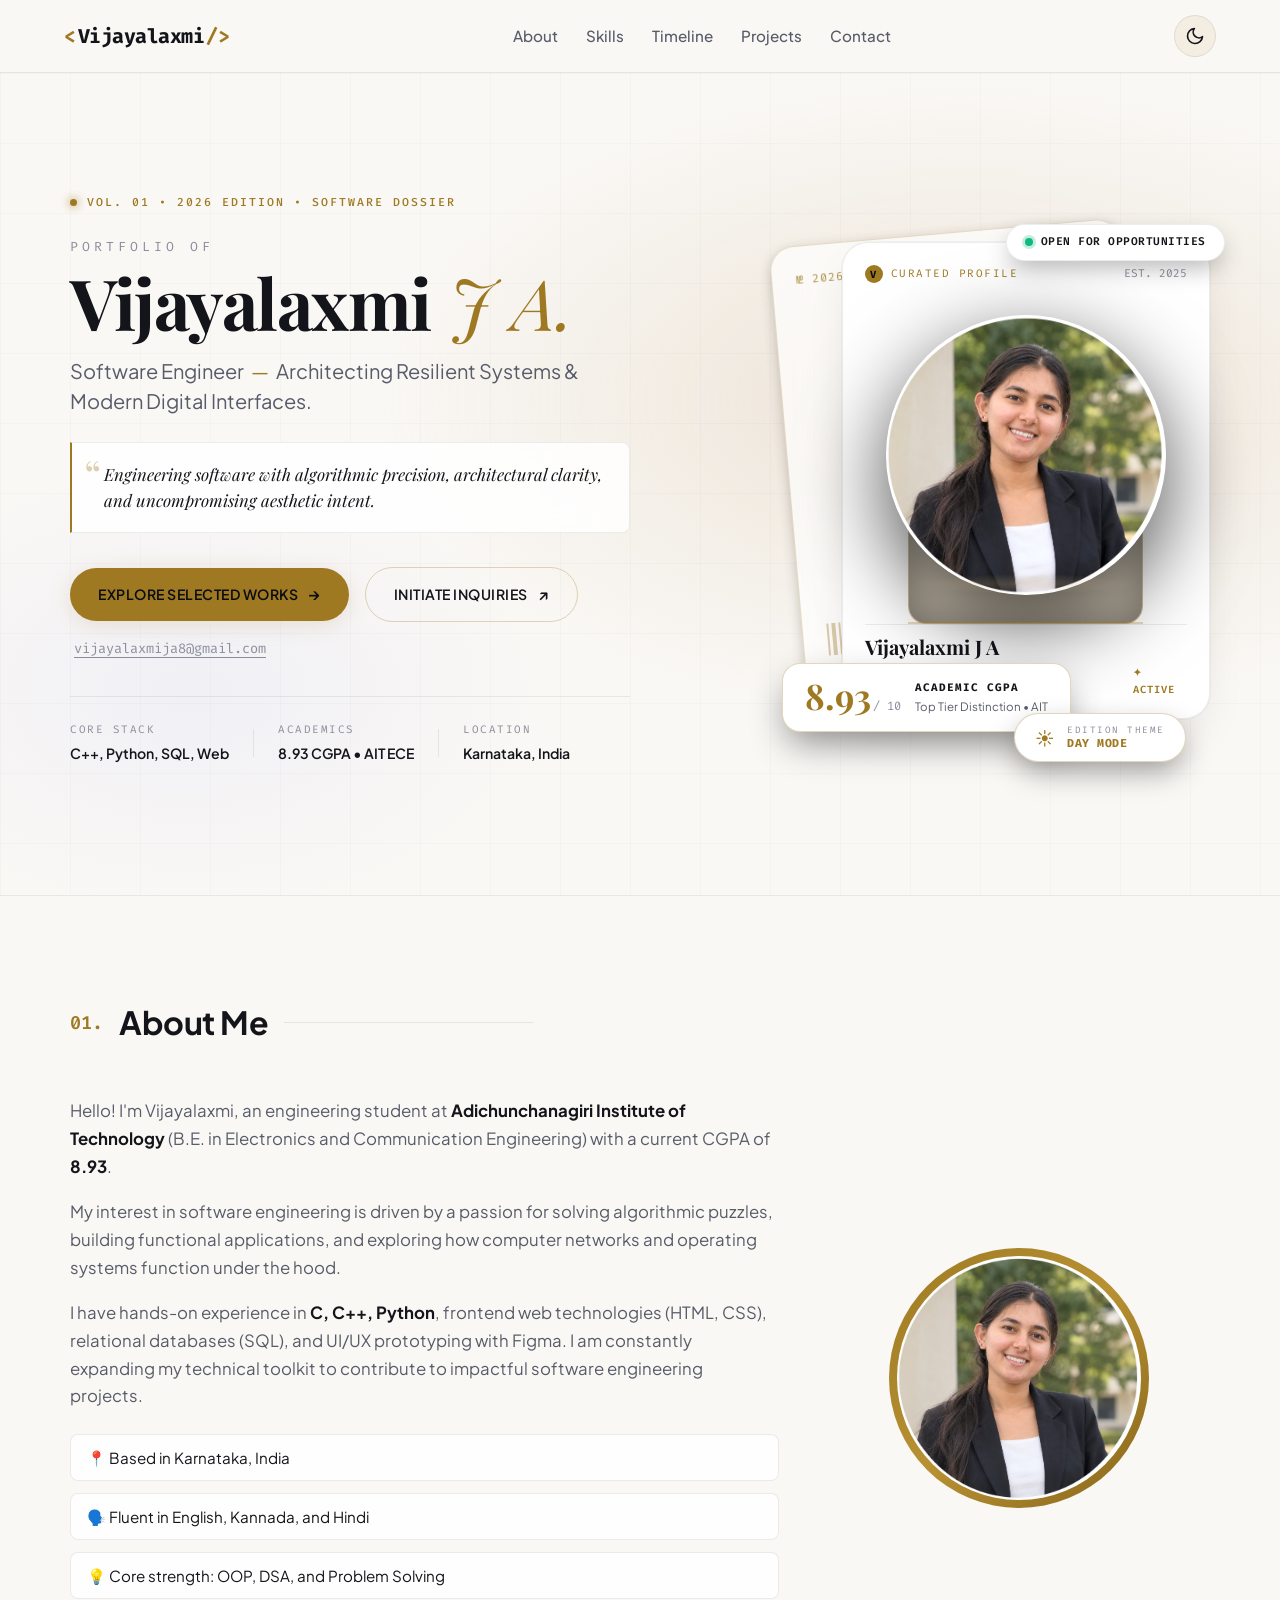
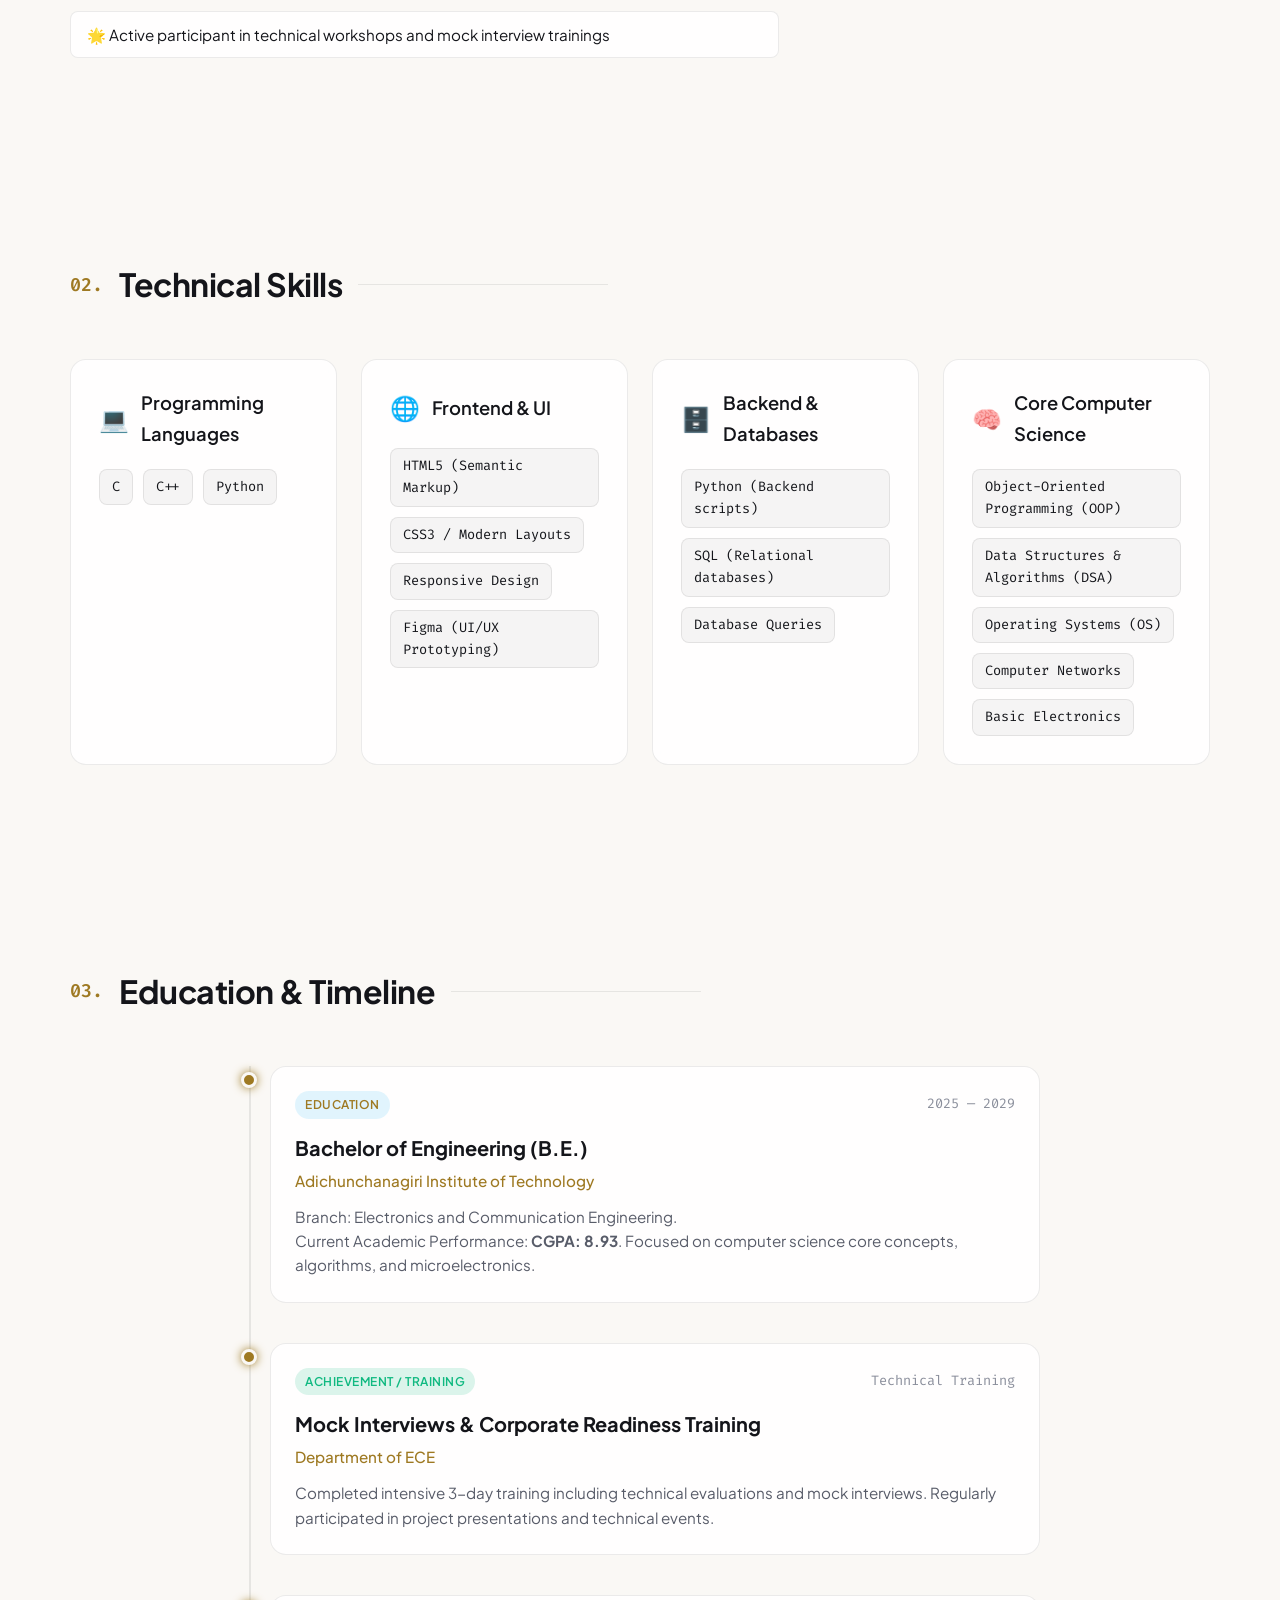
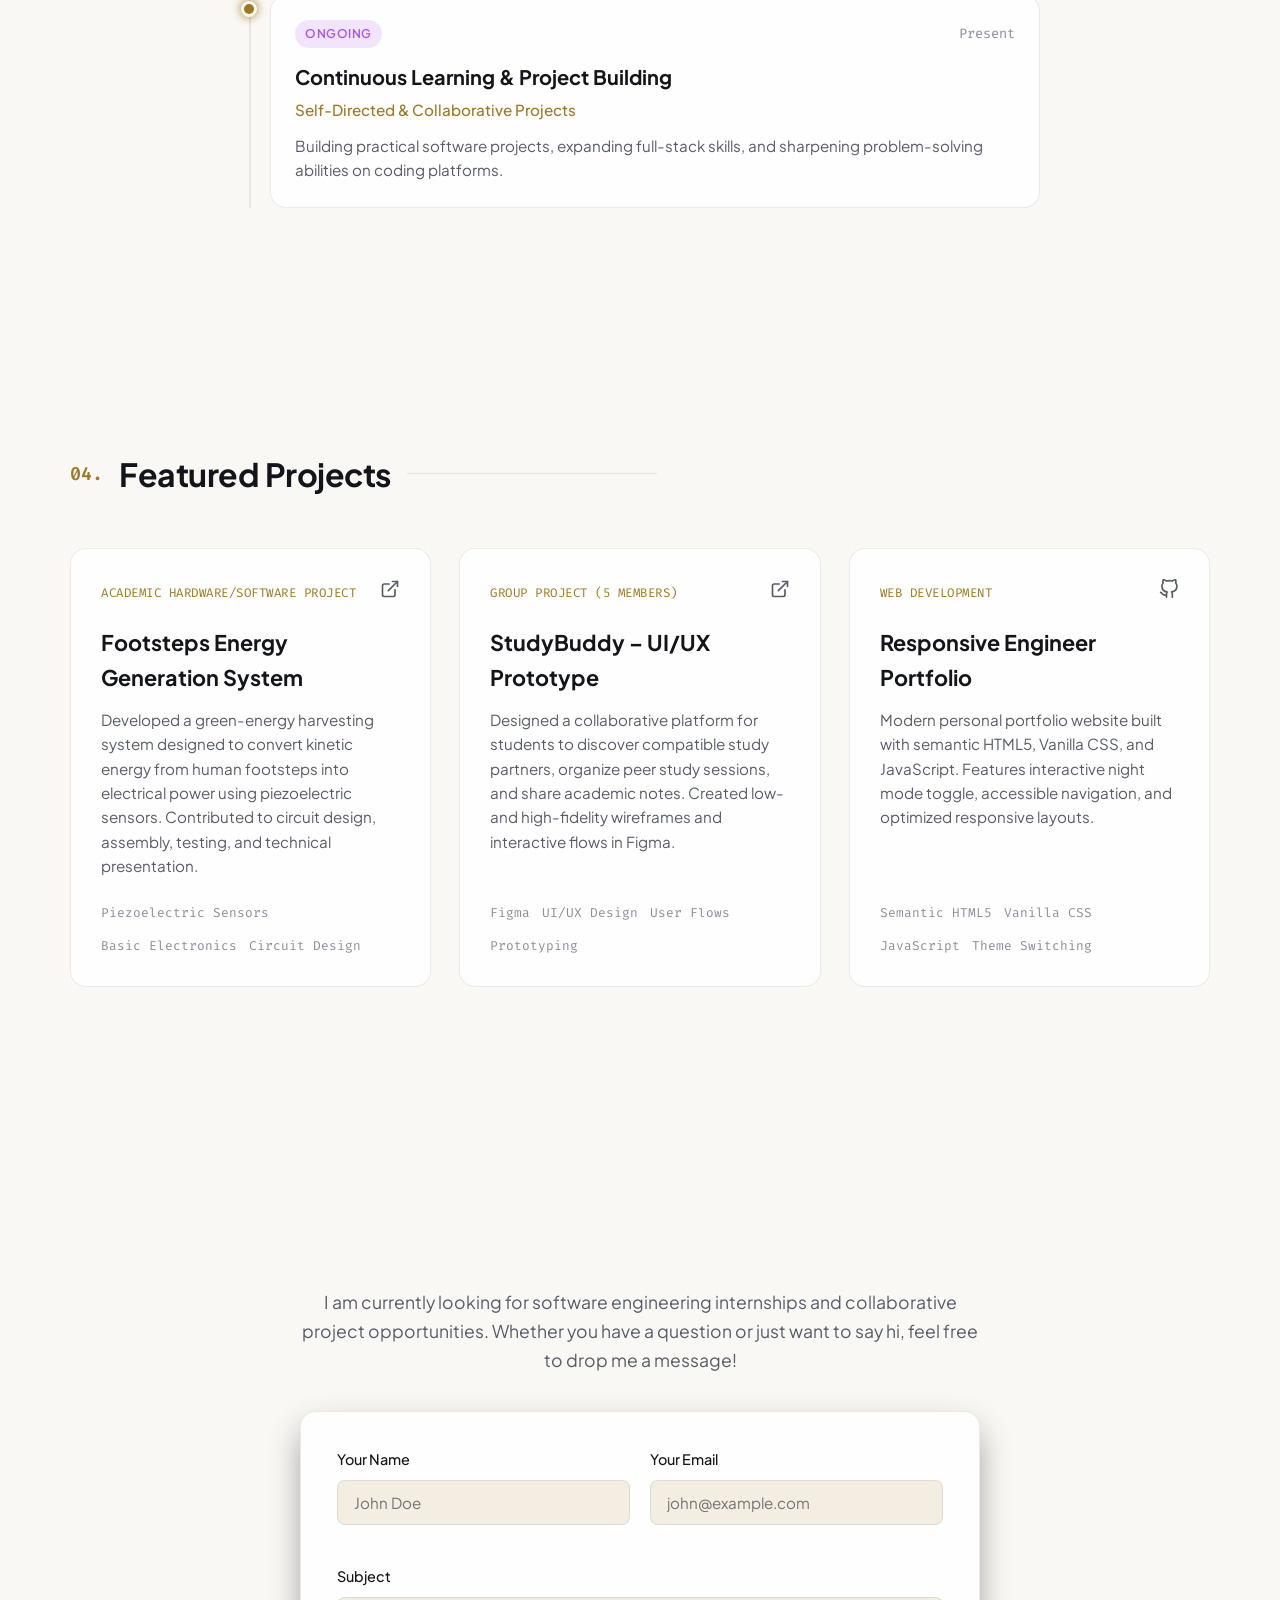
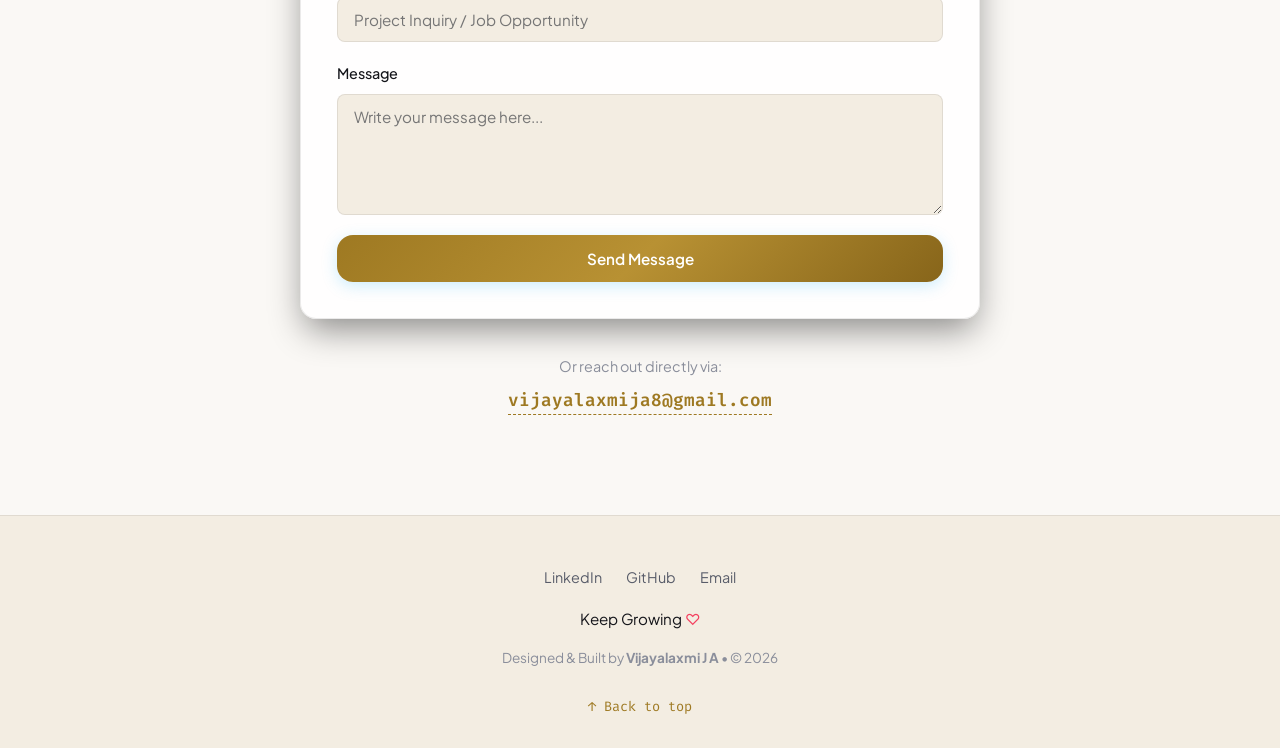
<file: index.html>
<!DOCTYPE html>
<html lang="en" data-theme="dark">
<head>
  <meta charset="UTF-8">
  <meta name="viewport" content="width=device-width, initial-scale=1.0">
  <meta http-equiv="X-UA-Compatible" content="IE=edge">
  
  <!-- SEO & Page Information -->
  <title>Vijayalaxmi J A | Software Engineer Portfolio</title>
  <meta name="description" content="Portfolio of Vijayalaxmi J A — Engineering student & aspiring software engineer specializing in Python, C++, Web Development, and Systems.">
  <meta name="author" content="Vijayalaxmi J A">
  <meta name="keywords" content="Vijayalaxmi J A, Software Engineer, Portfolio, Python, C++, Web Developer, Student Portfolio">

  <!-- Open Graph / Social Sharing Meta Tags -->
  <meta property="og:title" content="Vijayalaxmi J A | Software Engineer Portfolio">
  <meta property="og:description" content="Explore projects, skills, education, and experience of Vijayalaxmi J A.">
  <meta property="og:type" content="website">

  <!-- Google Fonts: Editorial Serif (Playfair Display) + Modern Sans (Plus Jakarta Sans, Inter) + Mono -->
  <link rel="preconnect" href="https://fonts.googleapis.com">
  <link rel="preconnect" href="https://fonts.gstatic.com" crossorigin>
  <link href="https://fonts.googleapis.com/css2?family=Fira+Code:wght@400;500;600&family=Inter:wght@300;400;500;600;700&family=Playfair+Display:ital,wght@0,400;0,500;0,600;0,700;0,800;0,900;1,400;1,600;1,700;1,800&family=Plus+Jakarta+Sans:wght@300;400;500;600;700;800&display=swap" rel="stylesheet">

  <!-- CSS Stylesheet -->
  <link rel="stylesheet" href="style.css">
</head>
<body>

  <!-- ========================================================================= -->
  <!-- HEADER SECTION                                                            -->
  <!-- Semantic header containing brand identifier, nav links & theme toggle    -->
  <!-- ========================================================================= -->
  <header class="site-header" id="header">
    <div class="header-container">
      
      <!-- Brand Logo / Name -->
      <a href="#hero" class="brand-logo" id="brand-logo" aria-label="Vijayalaxmi J A Home">
        <span class="logo-code">&lt;</span><span class="logo-name">Vijayalaxmi</span><span class="logo-code">/&gt;</span>
      </a>

      <!-- Primary Navigation -->
      <nav class="main-nav" id="main-nav" aria-label="Primary Navigation">
        <ul class="nav-links">
          <li><a href="#about" class="nav-item">About</a></li>
          <li><a href="#skills" class="nav-item">Skills</a></li>
          <li><a href="#timeline" class="nav-item">Timeline</a></li>
          <li><a href="#projects" class="nav-item">Projects</a></li>
          <li><a href="#contact" class="nav-item">Contact</a></li>
        </ul>
      </nav>

      <!-- Header Controls: Night Mode Toggle & Mobile Menu -->
      <div class="header-controls">

        <!-- ===================================================================== -->
        <!-- PLACEHOLDER: NIGHT MODE TOGGLE                                        -->
        <!-- Toggles between light mode and dark/night mode with persistent state   -->
        <!-- ===================================================================== -->
        <button 
          id="theme-toggle" 
          class="theme-toggle-btn" 
          type="button" 
          aria-label="Toggle Night Mode" 
          aria-pressed="false"
          title="Toggle Dark / Light Mode"
        >
          <!-- Sun Icon (Active in Dark Mode) -->
          <svg class="theme-icon icon-sun" xmlns="http://www.w3.org/2000/svg" width="20" height="20" viewBox="0 0 24 24" fill="none" stroke="currentColor" stroke-width="2" stroke-linecap="round" stroke-linejoin="round" aria-hidden="true">
            <circle cx="12" cy="12" r="5"></circle>
            <line x1="12" y1="1" x2="12" y2="3"></line>
            <line x1="12" y1="21" x2="12" y2="23"></line>
            <line x1="4.22" y1="4.22" x2="5.64" y2="5.64"></line>
            <line x1="18.36" y1="18.36" x2="19.78" y2="19.78"></line>
            <line x1="1" y1="12" x2="3" y2="12"></line>
            <line x1="21" y1="12" x2="23" y2="12"></line>
            <line x1="4.22" y1="19.78" x2="5.64" y2="18.36"></line>
            <line x1="18.36" y1="5.64" x2="19.78" y2="4.22"></line>
          </svg>
          <!-- Moon Icon (Active in Light Mode) -->
          <svg class="theme-icon icon-moon" xmlns="http://www.w3.org/2000/svg" width="20" height="20" viewBox="0 0 24 24" fill="none" stroke="currentColor" stroke-width="2" stroke-linecap="round" stroke-linejoin="round" aria-hidden="true">
            <path d="M21 12.79A9 9 0 1 1 11.21 3 7 7 0 0 0 21 12.79z"></path>
          </svg>
        </button>

        <!-- Mobile Navigation Menu Toggle Button -->
        <button id="mobile-toggle" class="mobile-toggle-btn" type="button" aria-label="Open mobile navigation menu" aria-expanded="false">
          <span class="menu-bar"></span>
          <span class="menu-bar"></span>
          <span class="menu-bar"></span>
        </button>

      </div>

    </div>
  </header>

  <!-- ========================================================================= -->
  <!-- MAIN CONTENT CONTAINER                                                    -->
  <!-- Semantic main containing all core portfolio sections                      -->
  <!-- ========================================================================= -->
  <main id="main-content" class="site-main">

    <!-- ======================================================================= -->
    <!-- SECTION: HERO (EDITORIAL + POP-OUT PHOTO + LAYERED CARDS)               -->
    <!-- High-end magazine layout, 3D pop-out portrait, stacked frosted cards    -->
    <!-- ======================================================================= -->
    <section class="section hero-section editorial-hero" id="hero" aria-label="Editorial Introduction">
      
      <!-- Subtle Luxury Ambient Glow & Noise Layers -->
      <div class="editorial-ambient-glow" aria-hidden="true"></div>
      <div class="editorial-grid-lines" aria-hidden="true"></div>

      <div class="container hero-container editorial-hero-container">
        
        <!-- Left Column: Editorial Typography, Kicker, Title & Pull-Quote -->
        <div class="editorial-content-column">
          
          <!-- Editorial Volume Tag -->
          <div class="editorial-volume-badge">
            <span class="badge-dot-live"></span>
            <span class="volume-tag-text">VOL. 01 &bull; 2026 EDITION &bull; SOFTWARE DOSSIER</span>
          </div>

          <!-- Editorial Headline -->
          <div class="editorial-headline-wrap">
            <span class="editorial-kicker">PORTFOLIO OF</span>
            <h1 class="editorial-hero-title">
              Vijayalaxmi
              <span class="editorial-title-italic">J A.</span>
            </h1>
            <p class="editorial-hero-tagline">
              Software Engineer <span class="tagline-dash">&mdash;</span> Architecting Resilient Systems &amp; Modern Digital Interfaces.
            </p>
          </div>

          <!-- Editorial Pull-Quote Card -->
          <div class="editorial-quote-card">
            <div class="quote-accent-mark">&ldquo;</div>
            <p class="editorial-quote-text">
              Engineering software with algorithmic precision, architectural clarity, and uncompromising aesthetic intent.
            </p>
          </div>

          <!-- Editorial Action Buttons (Pill and Hairline) -->
          <div class="editorial-cta-group">
            <a href="#projects" class="editorial-btn editorial-btn-solid" id="editorial-btn-projects">
              Explore Selected Works
              <span class="btn-arrow-icon">&rarr;</span>
            </a>
            <a href="#contact" class="editorial-btn editorial-btn-outline" id="editorial-btn-contact">
              Initiate Inquiries
              <span class="btn-arrow-icon">&nearr;</span>
            </a>
            <a href="mailto:vijayalaxmija8@gmail.com" class="editorial-email-link" id="editorial-direct-email">
              vijayalaxmija8@gmail.com
            </a>
          </div>

          <!-- Editorial Spec & Data Strip -->
          <div class="editorial-specs-strip">
            <div class="spec-block">
              <span class="spec-key">CORE STACK</span>
              <span class="spec-val">C++, Python, SQL, Web</span>
            </div>
            <div class="spec-divider-line"></div>
            <div class="spec-block">
              <span class="spec-key">ACADEMICS</span>
              <span class="spec-val">8.93 CGPA &bull; AIT ECE</span>
            </div>
            <div class="spec-divider-line"></div>
            <div class="spec-block">
              <span class="spec-key">LOCATION</span>
              <span class="spec-val">Karnataka, India</span>
            </div>
          </div>

        </div>

        <!-- Right Column: 3D Pop-Out Photo & Layered Cards Stage -->
        <div class="editorial-visual-column">
          <div class="layered-cards-stage" id="layered-cards-stage">
            
            <!-- LAYER 1: Background Angled Spec Card (Depth Layer) -->
            <div class="card-layer card-backdrop-angle" aria-hidden="true">
              <div class="card-backdrop-header">
                <span class="card-folio-num">№ 2026-AIT</span>
                <span class="card-folio-vol">ISSUE 01</span>
              </div>
              <div class="card-backdrop-body">
                <div class="card-barcode-lines">
                  <span class="bar"></span><span class="bar thick"></span><span class="bar"></span>
                  <span class="bar thick"></span><span class="bar"></span><span class="bar thin"></span>
                  <span class="bar thick"></span><span class="bar"></span><span class="bar thin"></span>
                </div>
                <div class="card-watermark-text">ENGINEERING DOSSIER</div>
              </div>
            </div>

            <!-- LAYER 2: Primary Card with 3D Pop-Out Photo Frame -->
            <div class="card-layer card-primary-showcase" id="card-primary-showcase">
              
              <!-- Card Top Editorial Meta -->
              <div class="card-top-meta">
                <div class="meta-tag-pill">
                  <span class="tag-monogram">V</span>
                  <span>CURATED PROFILE</span>
                </div>
                <span class="card-date-badge">EST. 2025</span>
              </div>

              <!-- ========================================================= -->
              <!-- 3D POP-OUT PHOTO CONTAINER                                -->
              <!-- Subject's head and shoulders break outside pedestal frame -->
              <!-- ========================================================= -->
              <div class="popout-photo-wrapper">
                
                <!-- Architectural Pedestal Arch Backdrop -->
                <div class="popout-pedestal-backdrop">
                  <div class="pedestal-halo"></div>
                  <div class="pedestal-contour-lines"></div>
                </div>

                <!-- The Pop-Out Image (Breaks outside top edge in 3D perspective) -->
                <div class="popout-image-cutout">
                  <img 
                    src="WhatsApp Image 2026-10-06 at 7.49.44 PM.jpeg" 
                    alt="Vijayalaxmi J A portrait" 
                    class="popout-subject-photo" 
                    id="popout-subject-photo"
                  >
                  <!-- 3D Popout Rim Glow Effect -->
                  <div class="popout-rim-glow" aria-hidden="true"></div>
                </div>

                <!-- Popout Base Pedestal Rim Line -->
                <div class="popout-base-rim" aria-hidden="true"></div>
              </div>

              <!-- Card Base Editorial Caption -->
              <div class="card-bottom-caption">
                <div class="caption-identity">
                  <h3 class="caption-name">Vijayalaxmi J A</h3>
                  <p class="caption-title">Software Engineer &bull; Electronics &amp; Communication</p>
                </div>
                <span class="caption-stamp">&#10022; ACTIVE</span>
              </div>

            </div>

            <!-- LAYER 3: Floating Academic Distinction Card (Overlapping Bottom Left) -->
            <div class="card-layer card-float-stat" id="card-float-stat">
              <div class="stat-highlight-wrap">
                <span class="stat-figure">8.93</span>
                <span class="stat-scale">/ 10</span>
              </div>
              <div class="stat-text-meta">
                <span class="stat-headline">ACADEMIC CGPA</span>
                <span class="stat-subcaption">Top Tier Distinction &bull; AIT</span>
              </div>
            </div>

            <!-- LAYER 4: Floating Availability Pill (Overlapping Top Right) -->
            <div class="card-layer card-float-status" id="card-float-status">
              <span class="status-pulse-ring"></span>
              <span class="status-pill-text">OPEN FOR OPPORTUNITIES</span>
            </div>

            <!-- LAYER 5: Floating Night Mode Theme Switcher Chip (Overlapping Bottom Right) -->
            <div class="card-layer card-float-theme-chip" id="card-theme-chip">
              <button 
                type="button" 
                class="editorial-theme-toggle-btn" 
                id="hero-theme-toggle" 
                aria-label="Toggle Night Edition"
                title="Toggle between Noir (Night) & Ivory (Day) editorial theme"
              >
                <span class="theme-icon-orb" id="hero-theme-icon">&#9790;</span>
                <span class="theme-text-col">
                  <span class="theme-label-small">EDITION THEME</span>
                  <span class="theme-name-bold" id="hero-theme-btn-label">NOIR (NIGHT)</span>
                </span>
              </button>
            </div>

          </div>
        </div>

      </div>
    </section>

    <!-- ======================================================================= -->
    <!-- SECTION: ABOUT                                                          -->
    <!-- Detailed biography, background story, education snapshot, and photo    -->
    <!-- ======================================================================= -->
    <section class="section about-section" id="about" aria-label="About Me">
      <div class="container">
        
        <div class="section-title-wrap">
          <span class="section-index">01.</span>
          <h2 class="section-heading">About Me</h2>
          <span class="section-divider"></span>
        </div>

        <div class="about-layout">
          <!-- Biography Text -->
          <div class="about-text">
            <p>
              Hello! I'm Vijayalaxmi, an engineering student at <strong>Adichunchanagiri Institute of Technology</strong> 
              (B.E. in Electronics and Communication Engineering) with a current CGPA of <strong>8.93</strong>.
            </p>
            <p>
              My interest in software engineering is driven by a passion for solving algorithmic puzzles, 
              building functional applications, and exploring how computer networks and operating systems function under the hood.
            </p>
            <p>
              I have hands-on experience in <strong>C, C++, Python</strong>, frontend web technologies (HTML, CSS), 
              relational databases (SQL), and UI/UX prototyping with Figma. I am constantly expanding my technical toolkit 
              to contribute to impactful software engineering projects.
            </p>

            <ul class="about-highlights-list">
              <li>📍 Based in Karnataka, India</li>
              <li>🗣️ Fluent in English, Kannada, and Hindi</li>
              <li>💡 Core strength: OOP, DSA, and Problem Solving</li>
              <li>🌟 Active participant in technical workshops and mock interview trainings</li>
            </ul>
          </div>

          <!-- Profile Photo / Media Holder -->
          <div class="about-image-column">
            <div class="image-frame">
              <img 
                src="WhatsApp Image 2026-10-06 at 7.49.44 PM.jpeg" 
                alt="Vijayalaxmi J A portrait" 
                class="profile-portrait"
                id="profile-portrait"
              >
            </div>
          </div>
        </div>

      </div>
    </section>

    <!-- ======================================================================= -->
    <!-- SECTION: SKILLS                                                         -->
    <!-- Categorized breakdown of programming languages, frontend, backend & core-->
    <!-- ======================================================================= -->
    <section class="section skills-section" id="skills" aria-label="Technical Skills">
      <div class="container">
        
        <div class="section-title-wrap">
          <span class="section-index">02.</span>
          <h2 class="section-heading">Technical Skills</h2>
          <span class="section-divider"></span>
        </div>

        <div class="skills-grid">
          
          <!-- Category: Programming Languages -->
          <div class="skill-group-card" id="skill-group-programming">
            <div class="group-header">
              <span class="group-icon">💻</span>
              <h3 class="group-title">Programming Languages</h3>
            </div>
            <ul class="skill-pills">
              <li class="pill">C</li>
              <li class="pill">C++</li>
              <li class="pill">Python</li>
            </ul>
          </div>

          <!-- Category: Frontend & Web Technologies -->
          <div class="skill-group-card" id="skill-group-web">
            <div class="group-header">
              <span class="group-icon">🌐</span>
              <h3 class="group-title">Frontend &amp; UI</h3>
            </div>
            <ul class="skill-pills">
              <li class="pill">HTML5 (Semantic Markup)</li>
              <li class="pill">CSS3 / Modern Layouts</li>
              <li class="pill">Responsive Design</li>
              <li class="pill">Figma (UI/UX Prototyping)</li>
            </ul>
          </div>

          <!-- Category: Backend & Database -->
          <div class="skill-group-card" id="skill-group-data">
            <div class="group-header">
              <span class="group-icon">🗄️</span>
              <h3 class="group-title">Backend &amp; Databases</h3>
            </div>
            <ul class="skill-pills">
              <li class="pill">Python (Backend scripts)</li>
              <li class="pill">SQL (Relational databases)</li>
              <li class="pill">Database Queries</li>
            </ul>
          </div>

          <!-- Category: Core Computer Science & Electronics -->
          <div class="skill-group-card" id="skill-group-core">
            <div class="group-header">
              <span class="group-icon">🧠</span>
              <h3 class="group-title">Core Computer Science</h3>
            </div>
            <ul class="skill-pills">
              <li class="pill">Object-Oriented Programming (OOP)</li>
              <li class="pill">Data Structures &amp; Algorithms (DSA)</li>
              <li class="pill">Operating Systems (OS)</li>
              <li class="pill">Computer Networks</li>
              <li class="pill">Basic Electronics</li>
            </ul>
          </div>

        </div>

      </div>
    </section>

    <!-- ======================================================================= -->
    <!-- SECTION: TIMELINE                                                       -->
    <!-- Chronological milestones including education, training & achievements   -->
    <!-- ======================================================================= -->
    <section class="section timeline-section" id="timeline" aria-label="Education and Journey Timeline">
      <div class="container">
        
        <div class="section-title-wrap">
          <span class="section-index">03.</span>
          <h2 class="section-heading">Education &amp; Timeline</h2>
          <span class="section-divider"></span>
        </div>

        <div class="timeline-tree">
          
          <!-- Timeline Entry: Education -->
          <article class="timeline-card" id="timeline-education">
            <div class="timeline-marker"></div>
            <div class="timeline-box">
              <div class="timeline-meta">
                <span class="timeline-badge badge-education">Education</span>
                <time class="timeline-period">2025 — 2029</time>
              </div>
              <h3 class="timeline-role">Bachelor of Engineering (B.E.)</h3>
              <h4 class="timeline-institution">Adichunchanagiri Institute of Technology</h4>
              <p class="timeline-desc">
                Branch: Electronics and Communication Engineering.<br>
                Current Academic Performance: <strong>CGPA: 8.93</strong>. Focused on computer science core concepts, algorithms, and microelectronics.
              </p>
            </div>
          </article>

          <!-- Timeline Entry: Training & Development -->
          <article class="timeline-card" id="timeline-training">
            <div class="timeline-marker"></div>
            <div class="timeline-box">
              <div class="timeline-meta">
                <span class="timeline-badge badge-training">Achievement / Training</span>
                <time class="timeline-period">Technical Training</time>
              </div>
              <h3 class="timeline-role">Mock Interviews &amp; Corporate Readiness Training</h3>
              <h4 class="timeline-institution">Department of ECE</h4>
              <p class="timeline-desc">
                Completed intensive 3-day training including technical evaluations and mock interviews. Regularly participated in project presentations and technical events.
              </p>
            </div>
          </article>

          <!-- Timeline Entry: Ongoing Growth -->
          <article class="timeline-card" id="timeline-growth">
            <div class="timeline-marker"></div>
            <div class="timeline-box">
              <div class="timeline-meta">
                <span class="timeline-badge badge-growth">Ongoing</span>
                <time class="timeline-period">Present</time>
              </div>
              <h3 class="timeline-role">Continuous Learning &amp; Project Building</h3>
              <h4 class="timeline-institution">Self-Directed &amp; Collaborative Projects</h4>
              <p class="timeline-desc">
                Building practical software projects, expanding full-stack skills, and sharpening problem-solving abilities on coding platforms.
              </p>
            </div>
          </article>

        </div>

      </div>
    </section>

    <!-- ======================================================================= -->
    <!-- SECTION: PROJECTS                                                       -->
    <!-- Showcase cards with project details, tech tags, and links              -->
    <!-- ======================================================================= -->
    <section class="section projects-section" id="projects" aria-label="Projects Showcase">
      <div class="container">
        
        <div class="section-title-wrap">
          <span class="section-index">04.</span>
          <h2 class="section-heading">Featured Projects</h2>
          <span class="section-divider"></span>
        </div>

        <div class="projects-grid">
          
          <!-- Project 1: Footsteps Energy Generation System -->
          <article class="project-item" id="project-footsteps">
            <div class="project-top">
              <span class="project-tag-type">Academic Hardware/Software Project</span>
              <div class="project-actions">
                <a href="#" class="project-link-icon" aria-label="Source code or details" title="View Details">
                  <svg width="20" height="20" viewBox="0 0 24 24" fill="none" stroke="currentColor" stroke-width="2" stroke-linecap="round" stroke-linejoin="round"><path d="M18 13v6a2 2 0 0 1-2 2H5a2 2 0 0 1-2-2V8a2 2 0 0 1 2-2h6"></path><polyline points="15 3 21 3 21 9"></polyline><line x1="10" y1="14" x2="21" y2="3"></line></svg>
                </a>
              </div>
            </div>
            <h3 class="project-title">Footsteps Energy Generation System</h3>
            <p class="project-summary">
              Developed a green-energy harvesting system designed to convert kinetic energy from human footsteps into electrical power using piezoelectric sensors. Contributed to circuit design, assembly, testing, and technical presentation.
            </p>
            <ul class="project-tech-list">
              <li>Piezoelectric Sensors</li>
              <li>Basic Electronics</li>
              <li>Circuit Design</li>
            </ul>
          </article>

          <!-- Project 2: StudyBuddy Figma Prototype -->
          <article class="project-item" id="project-studybuddy">
            <div class="project-top">
              <span class="project-tag-type">Group Project (5 Members)</span>
              <div class="project-actions">
                <a href="#" class="project-link-icon" aria-label="Figma prototype link" title="View Prototype">
                  <svg width="20" height="20" viewBox="0 0 24 24" fill="none" stroke="currentColor" stroke-width="2" stroke-linecap="round" stroke-linejoin="round"><path d="M18 13v6a2 2 0 0 1-2 2H5a2 2 0 0 1-2-2V8a2 2 0 0 1 2-2h6"></path><polyline points="15 3 21 3 21 9"></polyline><line x1="10" y1="14" x2="21" y2="3"></line></svg>
                </a>
              </div>
            </div>
            <h3 class="project-title">StudyBuddy – UI/UX Prototype</h3>
            <p class="project-summary">
              Designed a collaborative platform for students to discover compatible study partners, organize peer study sessions, and share academic notes. Created low- and high-fidelity wireframes and interactive flows in Figma.
            </p>
            <ul class="project-tech-list">
              <li>Figma</li>
              <li>UI/UX Design</li>
              <li>User Flows</li>
              <li>Prototyping</li>
            </ul>
          </article>

          <!-- Project 3: Personal Portfolio Website -->
          <article class="project-item" id="project-portfolio">
            <div class="project-top">
              <span class="project-tag-type">Web Development</span>
              <div class="project-actions">
                <a href="https://github.com" class="project-link-icon" aria-label="GitHub Repository" title="Source Code">
                  <svg width="20" height="20" viewBox="0 0 24 24" fill="none" stroke="currentColor" stroke-width="2" stroke-linecap="round" stroke-linejoin="round"><path d="M9 19c-5 1.5-5-2.5-7-3m14 6v-3.87a3.37 3.37 0 0 0-.94-2.61c3.14-.35 6.44-1.54 6.44-7A5.44 5.44 0 0 0 20 4.77 5.07 5.07 0 0 0 19.91 1S18.73.65 16 2.48a13.38 13.38 0 0 0-7 0C6.27.65 5.09 1 5.09 1A5.07 5.07 0 0 0 5 4.77a5.44 5.44 0 0 0-1.5 3.78c0 5.42 3.3 6.61 6.44 7A3.37 3.37 0 0 0 9 18.13V22"></path></svg>
                </a>
              </div>
            </div>
            <h3 class="project-title">Responsive Engineer Portfolio</h3>
            <p class="project-summary">
              Modern personal portfolio website built with semantic HTML5, Vanilla CSS, and JavaScript. Features interactive night mode toggle, accessible navigation, and optimized responsive layouts.
            </p>
            <ul class="project-tech-list">
              <li>Semantic HTML5</li>
              <li>Vanilla CSS</li>
              <li>JavaScript</li>
              <li>Theme Switching</li>
            </ul>
          </article>

        </div>

      </div>
    </section>

    <!-- ======================================================================= -->
    <!-- SECTION: CONTACT                                                        -->
    <!-- Contact form placeholder and direct email / professional links           -->
    <!-- ======================================================================= -->
    <section class="section contact-section" id="contact" aria-label="Contact Section">
      <div class="container contact-box">
        
        <div class="section-title-wrap text-center">
          <span class="section-index">05.</span>
          <h2 class="section-heading">Get In Touch</h2>
        </div>

        <p class="contact-desc">
          I am currently looking for software engineering internships and collaborative project opportunities.
          Whether you have a question or just want to say hi, feel free to drop me a message!
        </p>

        <!-- Interactive Contact Form Placeholder -->
        <form class="contact-form" id="contact-form" onsubmit="event.preventDefault(); alert('Thank you! This is a demo form placeholder.');">
          <div class="form-row">
            <div class="form-field">
              <label for="user-name">Your Name</label>
              <input type="text" id="user-name" name="name" placeholder="John Doe" required>
            </div>
            <div class="form-field">
              <label for="user-email">Your Email</label>
              <input type="email" id="user-email" name="email" placeholder="john@example.com" required>
            </div>
          </div>
          <div class="form-field">
            <label for="user-subject">Subject</label>
            <input type="text" id="user-subject" name="subject" placeholder="Project Inquiry / Job Opportunity" required>
          </div>
          <div class="form-field">
            <label for="user-message">Message</label>
            <textarea id="user-message" name="message" rows="5" placeholder="Write your message here..." required></textarea>
          </div>
          <button type="submit" class="btn btn-primary btn-submit" id="submit-contact">
            Send Message
          </button>
        </form>

        <!-- Direct Contact Details -->
        <div class="contact-direct-links">
          <p>Or reach out directly via:</p>
          <a href="mailto:vijayalaxmija8@gmail.com" class="contact-email-link" id="email-direct">vijayalaxmija8@gmail.com</a>
        </div>

      </div>
    </section>

  </main>

  <!-- ========================================================================= -->
  <!-- FOOTER SECTION                                                            -->
  <!-- Semantic footer with copyright, credits, and back to top action           -->
  <!-- ========================================================================= -->
  <footer class="site-footer" id="footer">
    <div class="container footer-content">
      
      <div class="footer-socials">
        <a href="https://linkedin.com/in/vijayalaxmi-ja" target="_blank" rel="noopener noreferrer" class="footer-link">LinkedIn</a>
        <a href="https://github.com" target="_blank" rel="noopener noreferrer" class="footer-link">GitHub</a>
        <a href="mailto:vijayalaxmija8@gmail.com" class="footer-link">Email</a>
      </div>

      <p class="footer-tagline">
        Keep Growing <span class="heart-symbol">♡</span>
      </p>

      <p class="footer-copyright">
        Designed &amp; Built by <strong>Vijayalaxmi J A</strong> &bull; &copy; <span id="year-placeholder">2026</span>
      </p>

      <!-- Back to top action -->
      <a href="#header" class="footer-top-link" id="back-to-top" aria-label="Back to top of page">
        ↑ Back to top
      </a>

    </div>
  </footer>

  <!-- Main JavaScript File -->
  <script src="script.js"></script>
</body>
</html>
</file>
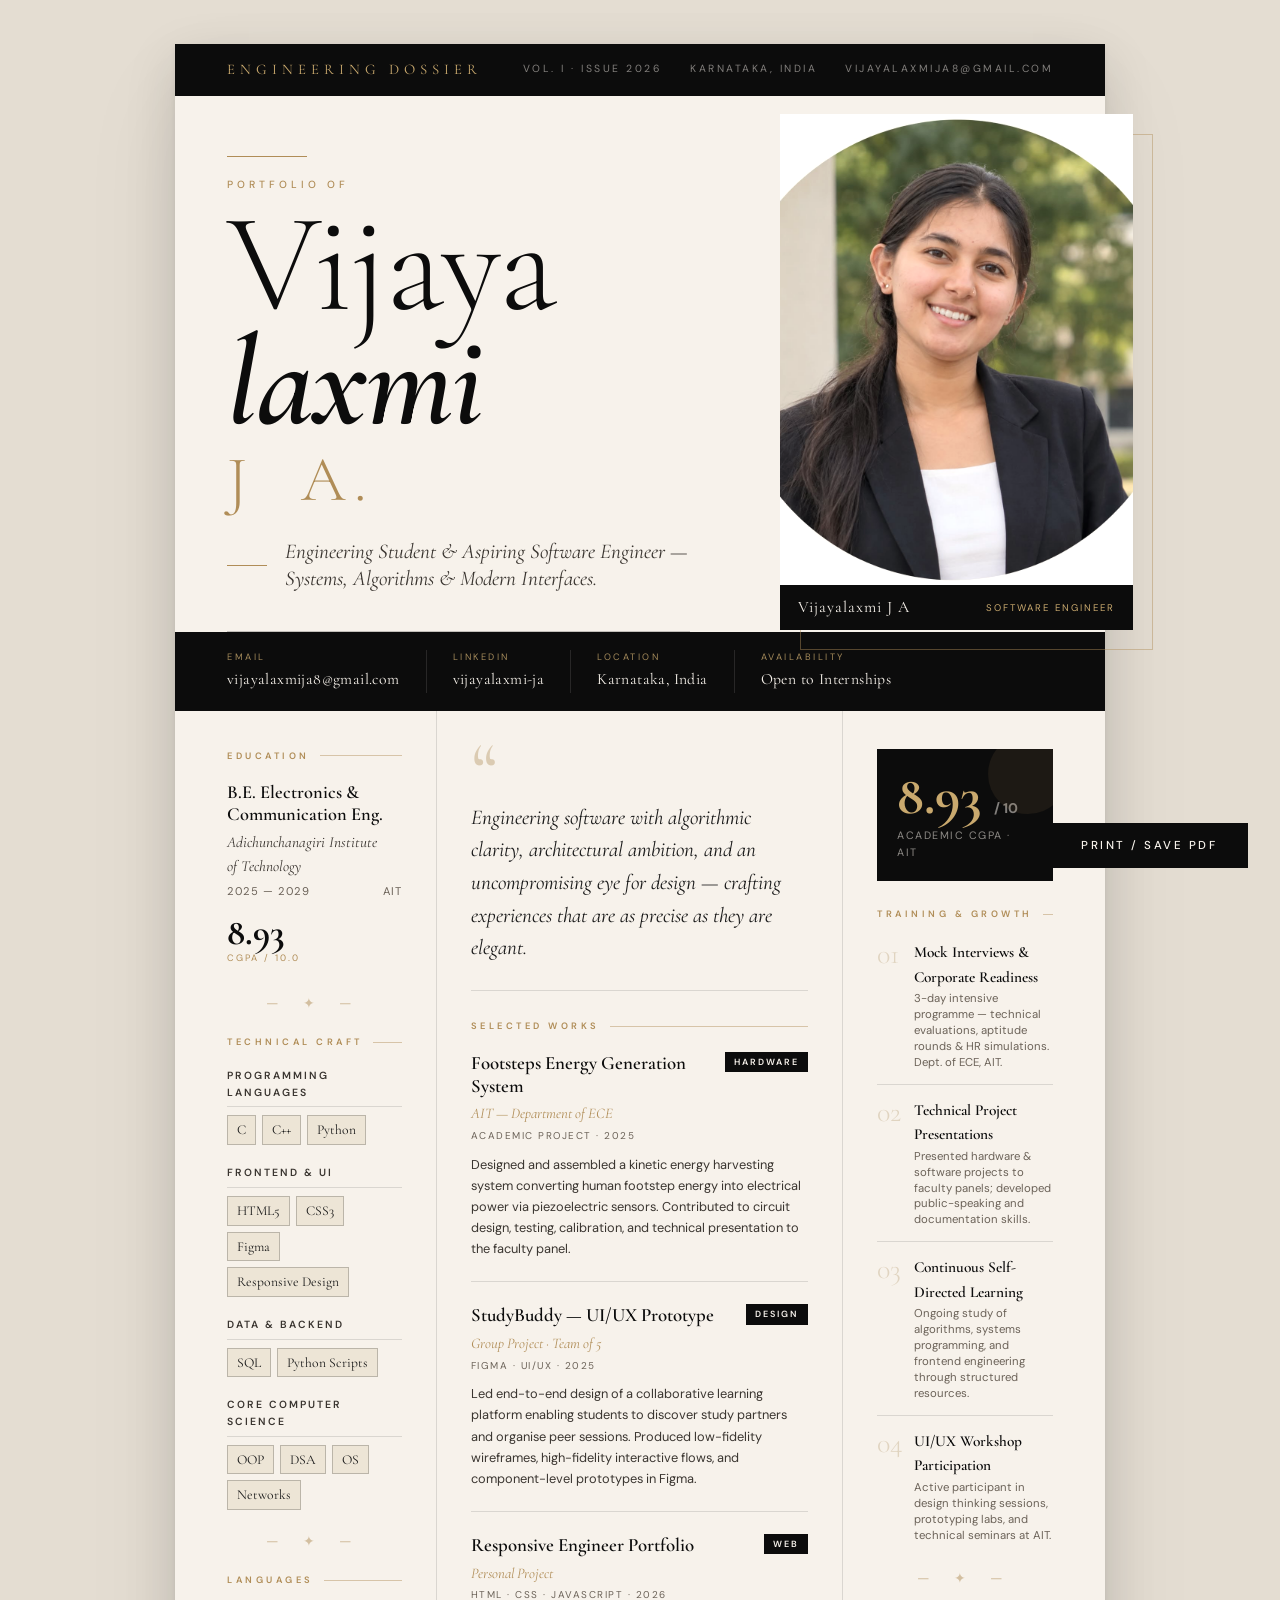
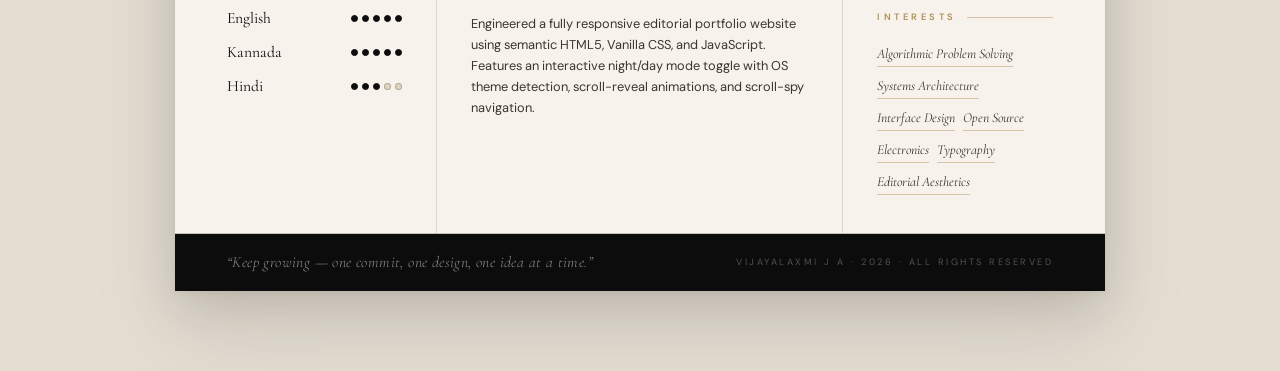
<file: resume.html>
<!DOCTYPE html>
<html lang="en">
<head>
<meta charset="UTF-8">
<meta name="viewport" content="width=device-width, initial-scale=1.0">
<title>Vijayalaxmi J A &mdash; Editorial Resume</title>
<meta name="description" content="Premium editorial-style resume of Vijayalaxmi J A, Software Engineer.">
<link rel="preconnect" href="https://fonts.googleapis.com">
<link rel="preconnect" href="https://fonts.gstatic.com" crossorigin>
<link href="https://fonts.googleapis.com/css2?family=Cormorant+Garamond:ital,wght@0,300;0,400;0,500;0,600;0,700;1,300;1,400;1,500;1,600;1,700&family=DM+Sans:wght@300;400;500;600&display=swap" rel="stylesheet">
<style>
:root{--cream:#F7F2EB;--cream-deep:#EDE5D6;--cream-darker:#E0D4C0;--ink:#0C0C0C;--ink-soft:#1A1A1A;--ink-mid:#3A3530;--ink-muted:#6B6258;--gold:#B08D57;--gold-light:#C9A96E;--gold-rule:rgba(176,141,87,0.45);--rule:rgba(12,12,12,0.12);--rule-dark:rgba(12,12,12,0.22);--serif:'Cormorant Garamond',Georgia,serif;--sans:'DM Sans',-apple-system,sans-serif}
*,*::before,*::after{box-sizing:border-box;margin:0;padding:0}
html{font-size:16px}
body{background:#E4DDD2;color:var(--ink);font-family:var(--sans);-webkit-font-smoothing:antialiased;overflow-x:hidden;line-height:1.6}
a{color:inherit;text-decoration:none}
img{display:block;max-width:100%}
.print-btn{position:fixed;bottom:32px;right:32px;z-index:200;background:var(--ink);color:var(--cream);font-family:var(--sans);font-size:.72rem;font-weight:500;letter-spacing:2.5px;text-transform:uppercase;padding:14px 30px;border:1px solid var(--ink);cursor:pointer;transition:background .2s,color .2s,border-color .2s}
.print-btn:hover{background:var(--gold);border-color:var(--gold)}
@media print{.print-btn{display:none}body{background:#fff}.page{box-shadow:none;margin:0;width:100%}}
.page{width:min(930px,96vw);margin:44px auto 80px;background:var(--cream);box-shadow:0 2px 6px rgba(0,0,0,.05),0 16px 48px rgba(0,0,0,.13),0 48px 96px rgba(0,0,0,.07);position:relative}
.masthead{background:var(--ink);color:var(--cream);padding:14px 52px;display:flex;align-items:center;justify-content:space-between;font-family:var(--sans);font-size:.65rem;letter-spacing:2.5px;text-transform:uppercase}
.masthead-brand{font-family:var(--serif);font-size:.92rem;font-weight:400;letter-spacing:5px;color:var(--gold-light);text-transform:uppercase}
.masthead-meta{display:flex;gap:28px;color:rgba(247,242,235,.5)}
.hero-spread{position:relative;padding:60px 52px 0;overflow:visible}
.hero-spread::before{content:'';display:block;width:80px;height:1px;background:var(--gold);margin-bottom:20px}
.issue-eyebrow{display:block;font-family:var(--sans);font-size:.65rem;font-weight:500;letter-spacing:4px;text-transform:uppercase;color:var(--gold);margin-bottom:10px}
.hero-name-block{position:relative;z-index:2}
.name-line-1{font-family:var(--serif);font-size:clamp(4.5rem,11vw,9.5rem);font-weight:300;line-height:.88;letter-spacing:-2px;color:var(--ink);display:block}
.name-line-2{font-family:var(--serif);font-size:clamp(4rem,10vw,8.5rem);font-weight:600;font-style:italic;line-height:.88;letter-spacing:-1px;color:var(--ink);display:block}
.name-line-suffix{font-family:var(--serif);font-size:clamp(2rem,5vw,4.2rem);font-weight:300;line-height:1;letter-spacing:8px;color:var(--gold);display:block;margin-top:8px}
.floating-portrait-wrap{position:absolute;right:-28px;top:18px;z-index:10;width:clamp(255px,38%,375px)}
.portrait-frame{position:relative}
.portrait-frame::before{content:'';position:absolute;top:20px;left:20px;width:100%;height:100%;border:1.5px solid var(--gold-rule);z-index:0}
.portrait-img{position:relative;z-index:2;width:100%;aspect-ratio:3/4;object-fit:cover;object-position:center 15%;filter:sepia(6%) contrast(1.04);display:block}
.portrait-caption{background:var(--ink);color:var(--cream);padding:10px 18px;display:flex;justify-content:space-between;align-items:center;position:relative;z-index:3}
.portrait-caption-name{font-family:var(--serif);font-size:1rem;font-weight:400;letter-spacing:1px}
.portrait-caption-tag{font-family:var(--sans);font-size:.6rem;letter-spacing:2px;text-transform:uppercase;color:var(--gold-light)}
.hero-role-line{margin-top:26px;display:flex;align-items:center;gap:18px;padding-bottom:38px;border-bottom:1.5px solid var(--rule-dark);max-width:56%}
.role-divider{width:40px;height:1px;background:var(--gold);flex-shrink:0}
.role-text{font-family:var(--serif);font-size:1.32rem;font-weight:400;font-style:italic;color:var(--ink-mid);line-height:1.3}
.contact-strip{background:var(--ink);padding:18px 52px;display:flex;align-items:center}
.contact-item{display:flex;flex-direction:column;padding:0 26px;border-right:1px solid rgba(247,242,235,.12);color:var(--cream)}
.contact-item:first-child{padding-left:0}.contact-item:last-child{border-right:none}
.c-label{font-family:var(--sans);font-size:.58rem;letter-spacing:2.5px;text-transform:uppercase;color:var(--gold-light);margin-bottom:3px;opacity:.8}
.c-value{font-family:var(--serif);font-size:.98rem;font-weight:400;letter-spacing:.4px;color:var(--cream)}
.body-grid{display:grid;grid-template-columns:1fr 1.55fr 1fr;border-bottom:1.5px solid var(--rule-dark)}
.col{padding:38px 34px;border-right:1px solid var(--rule)}.col:last-child{border-right:none}.col:first-child{padding-left:52px}.col:last-child{padding-right:52px}
.sec-label{font-family:var(--sans);font-size:.58rem;font-weight:600;letter-spacing:3.5px;text-transform:uppercase;color:var(--gold);margin-bottom:18px;display:flex;align-items:center;gap:10px}
.sec-label::after{content:'';flex:1;height:1px;background:var(--gold-rule)}
.edu-item{margin-bottom:26px}
.edu-degree{font-family:var(--serif);font-size:1.15rem;font-weight:600;line-height:1.2;color:var(--ink);margin-bottom:4px}
.edu-school{font-family:var(--serif);font-size:.96rem;font-style:italic;color:var(--ink-mid);margin-bottom:4px}
.edu-meta{font-family:var(--sans);font-size:.7rem;letter-spacing:1px;color:var(--ink-muted);display:flex;justify-content:space-between}
.edu-cgpa{font-family:var(--serif);font-size:2.3rem;font-weight:700;color:var(--ink);line-height:1;margin-top:10px}
.edu-cgpa-label{font-family:var(--sans);font-size:.58rem;letter-spacing:2px;text-transform:uppercase;color:var(--gold)}
.skill-category{margin-bottom:20px}
.skill-cat-title{font-family:var(--sans);font-size:.65rem;font-weight:600;letter-spacing:2px;text-transform:uppercase;color:var(--ink-mid);margin-bottom:8px;padding-bottom:5px;border-bottom:1px solid var(--rule)}
.skill-tags{display:flex;flex-wrap:wrap;gap:6px}
.skill-tag{font-family:var(--serif);font-size:.85rem;color:var(--ink-soft);background:var(--cream-deep);border:1px solid var(--rule-dark);padding:3px 9px}
.lang-list{display:flex;flex-direction:column;gap:9px}.lang-item{display:flex;align-items:center;justify-content:space-between}
.lang-name{font-family:var(--serif);font-size:.98rem;color:var(--ink)}
.lang-dots{display:flex;gap:4px}
.lang-dot{width:7px;height:7px;border-radius:50%;background:var(--cream-darker);border:1px solid var(--rule-dark)}
.lang-dot.filled{background:var(--ink);border-color:var(--ink)}
.pull-quote{margin-bottom:28px;padding-bottom:26px;border-bottom:1px solid var(--rule)}
.pull-quote-mark{font-family:var(--serif);font-size:5rem;line-height:.55;color:var(--gold);opacity:.38;margin-bottom:8px;display:block}
.pull-quote-text{font-family:var(--serif);font-size:1.32rem;font-weight:400;font-style:italic;line-height:1.55;color:var(--ink-soft)}
.exp-item{padding-bottom:22px;margin-bottom:22px;border-bottom:1px solid var(--rule)}.exp-item:last-child{border-bottom:none;margin-bottom:0}
.exp-top{display:flex;justify-content:space-between;align-items:flex-start;margin-bottom:5px}
.exp-title{font-family:var(--serif);font-size:1.18rem;font-weight:600;color:var(--ink);line-height:1.2}
.exp-badge{font-family:var(--sans);font-size:.56rem;font-weight:600;letter-spacing:2px;text-transform:uppercase;color:var(--cream);background:var(--ink);padding:3px 9px;white-space:nowrap;margin-left:10px;flex-shrink:0}
.exp-org{font-family:var(--serif);font-size:.92rem;font-style:italic;color:var(--gold);margin-bottom:2px}
.exp-period{font-family:var(--sans);font-size:.62rem;letter-spacing:1.5px;text-transform:uppercase;color:var(--ink-muted);margin-bottom:10px}
.exp-desc{font-family:var(--sans);font-size:.8rem;line-height:1.65;color:var(--ink-mid)}
.stat-callout{margin-bottom:26px;padding:20px;background:var(--ink);color:var(--cream);position:relative;overflow:hidden}
.stat-callout::before{content:'';position:absolute;top:-15px;right:-15px;width:80px;height:80px;background:var(--gold);opacity:.1;border-radius:50%}
.stat-number{font-family:var(--serif);font-size:3.4rem;font-weight:700;line-height:1;color:var(--gold-light)}
.stat-unit{font-family:var(--sans);font-size:.88rem;color:rgba(247,242,235,.5)}
.stat-desc{font-family:var(--sans);font-size:.67rem;letter-spacing:1.5px;text-transform:uppercase;color:rgba(247,242,235,.55);margin-top:4px}
.highlight-list{display:flex;flex-direction:column;gap:13px;margin-bottom:24px}
.hl-item{display:flex;gap:11px;align-items:flex-start;padding-bottom:13px;border-bottom:1px solid var(--rule)}.hl-item:last-child{border-bottom:none;padding-bottom:0}
.hl-num{font-family:var(--serif);font-size:1.75rem;font-weight:300;color:var(--cream-darker);line-height:1;flex-shrink:0;width:26px}
.hl-title{font-family:var(--serif);font-size:.96rem;font-weight:600;color:var(--ink);margin-bottom:2px}
.hl-sub{font-family:var(--sans);font-size:.71rem;color:var(--ink-muted);line-height:1.4}
.interest-tags{display:flex;flex-wrap:wrap;gap:8px}
.interest-tag{font-family:var(--serif);font-size:.86rem;font-style:italic;color:var(--ink-mid);border-bottom:1px solid var(--gold-rule);padding-bottom:1px}
.divider-ornament{text-align:center;color:var(--gold);font-size:.9rem;letter-spacing:10px;margin:20px 0;opacity:.5}
.page-footer{background:var(--ink);padding:16px 52px;display:flex;align-items:center;justify-content:space-between}
.footer-quote{font-family:var(--serif);font-size:.98rem;font-style:italic;font-weight:300;color:rgba(247,242,235,.55);letter-spacing:.4px}
.footer-meta{font-family:var(--sans);font-size:.58rem;letter-spacing:2.5px;text-transform:uppercase;color:rgba(247,242,235,.3)}
@media(max-width:780px){.floating-portrait-wrap{position:relative;right:auto;top:auto;width:55%;margin:0 auto 28px}.hero-role-line{max-width:100%}.hero-spread{padding:36px 28px 0}.masthead{padding:14px 28px}.contact-strip{padding:14px 28px;flex-wrap:wrap;gap:12px}.contact-item{padding:0 16px}.body-grid{grid-template-columns:1fr}.col{border-right:none;border-bottom:1px solid var(--rule);padding:30px 28px}.col:first-child{padding-left:28px}.col:last-child{padding-right:28px;border-bottom:none}.page-footer{padding:16px 28px;flex-direction:column;gap:8px;text-align:center}}
@media(max-width:520px){.name-line-1{font-size:3.4rem}.name-line-2{font-size:3rem}.name-line-suffix{font-size:1.5rem}.masthead-meta{display:none}}
</style>
</head>
<body>
<button class="print-btn" onclick="window.print()">Print / Save PDF</button>
<div class="page">
<header class="masthead">
  <span class="masthead-brand">Engineering Dossier</span>
  <div class="masthead-meta">
    <span>Vol. I &middot; Issue 2026</span>
    <span>Karnataka, India</span>
    <span>vijayalaxmija8@gmail.com</span>
  </div>
</header>
<section class="hero-spread" aria-label="Name and Identity">
  <div class="floating-portrait-wrap" aria-label="Portrait of Vijayalaxmi J A">
    <div class="portrait-frame">
      <img class="portrait-img" src="WhatsApp Image 2026-10-06 at 7.49.44 PM.jpeg" alt="Vijayalaxmi J A portrait">
      <div class="portrait-caption">
        <span class="portrait-caption-name">Vijayalaxmi J A</span>
        <span class="portrait-caption-tag">Software Engineer</span>
      </div>
    </div>
  </div>
  <div class="hero-name-block">
    <span class="issue-eyebrow">Portfolio of</span>
    <span class="name-line-1">Vijaya</span>
    <span class="name-line-2">laxmi</span>
    <span class="name-line-suffix">J &nbsp;A.</span>
  </div>
  <div class="hero-role-line">
    <span class="role-divider"></span>
    <span class="role-text">Engineering Student &amp; Aspiring Software Engineer &mdash;<br>Systems, Algorithms &amp; Modern Interfaces.</span>
  </div>
</section>
<div class="contact-strip" aria-label="Contact Information">
  <div class="contact-item"><span class="c-label">Email</span><a href="mailto:vijayalaxmija8@gmail.com" class="c-value">vijayalaxmija8@gmail.com</a></div>
  <div class="contact-item"><span class="c-label">LinkedIn</span><a href="https://linkedin.com/in/vijayalaxmi-ja" class="c-value">vijayalaxmi-ja</a></div>
  <div class="contact-item"><span class="c-label">Location</span><span class="c-value">Karnataka, India</span></div>
  <div class="contact-item"><span class="c-label">Availability</span><span class="c-value">Open to Internships</span></div>
</div>
<main class="body-grid" aria-label="Resume Content">
  <div class="col" aria-label="Education and Skills">
    <div class="sec-label">Education</div>
    <div class="edu-item">
      <div class="edu-degree">B.E. Electronics &amp;<br>Communication Eng.</div>
      <div class="edu-school">Adichunchanagiri Institute<br>of Technology</div>
      <div class="edu-meta"><span>2025 &mdash; 2029</span><span>AIT</span></div>
      <div style="margin-top:14px"><div class="edu-cgpa">8.93</div><div class="edu-cgpa-label">CGPA / 10.0</div></div>
    </div>
    <div class="divider-ornament">&mdash; &#10022; &mdash;</div>
    <div class="sec-label">Technical Craft</div>
    <div class="skill-category"><div class="skill-cat-title">Programming Languages</div><div class="skill-tags"><span class="skill-tag">C</span><span class="skill-tag">C++</span><span class="skill-tag">Python</span></div></div>
    <div class="skill-category"><div class="skill-cat-title">Frontend &amp; UI</div><div class="skill-tags"><span class="skill-tag">HTML5</span><span class="skill-tag">CSS3</span><span class="skill-tag">Figma</span><span class="skill-tag">Responsive Design</span></div></div>
    <div class="skill-category"><div class="skill-cat-title">Data &amp; Backend</div><div class="skill-tags"><span class="skill-tag">SQL</span><span class="skill-tag">Python Scripts</span></div></div>
    <div class="skill-category"><div class="skill-cat-title">Core Computer Science</div><div class="skill-tags"><span class="skill-tag">OOP</span><span class="skill-tag">DSA</span><span class="skill-tag">OS</span><span class="skill-tag">Networks</span></div></div>
    <div class="divider-ornament">&mdash; &#10022; &mdash;</div>
    <div class="sec-label">Languages</div>
    <div class="lang-list">
      <div class="lang-item"><span class="lang-name">English</span><div class="lang-dots"><span class="lang-dot filled"></span><span class="lang-dot filled"></span><span class="lang-dot filled"></span><span class="lang-dot filled"></span><span class="lang-dot filled"></span></div></div>
      <div class="lang-item"><span class="lang-name">Kannada</span><div class="lang-dots"><span class="lang-dot filled"></span><span class="lang-dot filled"></span><span class="lang-dot filled"></span><span class="lang-dot filled"></span><span class="lang-dot filled"></span></div></div>
      <div class="lang-item"><span class="lang-name">Hindi</span><div class="lang-dots"><span class="lang-dot filled"></span><span class="lang-dot filled"></span><span class="lang-dot filled"></span><span class="lang-dot"></span><span class="lang-dot"></span></div></div>
    </div>
  </div>
  <div class="col" aria-label="Profile and Selected Works">
    <div class="pull-quote">
      <span class="pull-quote-mark">&ldquo;</span>
      <p class="pull-quote-text">Engineering software with algorithmic clarity, architectural ambition, and an uncompromising eye for design &mdash; crafting experiences that are as precise as they are elegant.</p>
    </div>
    <div class="sec-label">Selected Works</div>
    <div class="exp-item">
      <div class="exp-top"><div class="exp-title">Footsteps Energy Generation System</div><span class="exp-badge">Hardware</span></div>
      <div class="exp-org">AIT &mdash; Department of ECE</div>
      <div class="exp-period">Academic Project &middot; 2025</div>
      <p class="exp-desc">Designed and assembled a kinetic energy harvesting system converting human footstep energy into electrical power via piezoelectric sensors. Contributed to circuit design, testing, calibration, and technical presentation to the faculty panel.</p>
    </div>
    <div class="exp-item">
      <div class="exp-top"><div class="exp-title">StudyBuddy &mdash; UI/UX Prototype</div><span class="exp-badge">Design</span></div>
      <div class="exp-org">Group Project &middot; Team of 5</div>
      <div class="exp-period">Figma &middot; UI/UX &middot; 2025</div>
      <p class="exp-desc">Led end-to-end design of a collaborative learning platform enabling students to discover study partners and organise peer sessions. Produced low-fidelity wireframes, high-fidelity interactive flows, and component-level prototypes in Figma.</p>
    </div>
    <div class="exp-item">
      <div class="exp-top"><div class="exp-title">Responsive Engineer Portfolio</div><span class="exp-badge">Web</span></div>
      <div class="exp-org">Personal Project</div>
      <div class="exp-period">HTML &middot; CSS &middot; JavaScript &middot; 2026</div>
      <p class="exp-desc">Engineered a fully responsive editorial portfolio website using semantic HTML5, Vanilla CSS, and JavaScript. Features an interactive night/day mode toggle with OS theme detection, scroll-reveal animations, and scroll-spy navigation.</p>
    </div>
  </div>
  <div class="col" aria-label="Training and Achievements">
    <div class="stat-callout">
      <div class="stat-number">8.93 <span class="stat-unit">/ 10</span></div>
      <div class="stat-desc">Academic CGPA &middot; AIT</div>
    </div>
    <div class="sec-label">Training &amp; Growth</div>
    <div class="highlight-list">
      <div class="hl-item"><span class="hl-num">01</span><div><div class="hl-title">Mock Interviews &amp; Corporate Readiness</div><div class="hl-sub">3-day intensive programme &mdash; technical evaluations, aptitude rounds &amp; HR simulations. Dept. of ECE, AIT.</div></div></div>
      <div class="hl-item"><span class="hl-num">02</span><div><div class="hl-title">Technical Project Presentations</div><div class="hl-sub">Presented hardware &amp; software projects to faculty panels; developed public-speaking and documentation skills.</div></div></div>
      <div class="hl-item"><span class="hl-num">03</span><div><div class="hl-title">Continuous Self-Directed Learning</div><div class="hl-sub">Ongoing study of algorithms, systems programming, and frontend engineering through structured resources.</div></div></div>
      <div class="hl-item"><span class="hl-num">04</span><div><div class="hl-title">UI/UX Workshop Participation</div><div class="hl-sub">Active participant in design thinking sessions, prototyping labs, and technical seminars at AIT.</div></div></div>
    </div>
    <div class="divider-ornament">&mdash; &#10022; &mdash;</div>
    <div class="sec-label">Interests</div>
    <div class="interest-tags">
      <span class="interest-tag">Algorithmic Problem Solving</span>
      <span class="interest-tag">Systems Architecture</span>
      <span class="interest-tag">Interface Design</span>
      <span class="interest-tag">Open Source</span>
      <span class="interest-tag">Electronics</span>
      <span class="interest-tag">Typography</span>
      <span class="interest-tag">Editorial Aesthetics</span>
    </div>
  </div>
</main>
<footer class="page-footer">
  <span class="footer-quote">&ldquo;Keep growing &mdash; one commit, one design, one idea at a time.&rdquo;</span>
  <span class="footer-meta">Vijayalaxmi J A &middot; 2026 &middot; All Rights Reserved</span>
</footer>
</div>
</body>
</html>
</file>
<file: style.css>
/* ==========================================================================
   PORTFOLIO STYLESHEET: VIJAYALAXMI J A
   Modern, responsive design with light & dark / night mode support
   ========================================================================== */

/* --------------------------------------------------------------------------
   CSS VARIABLES & DESIGN TOKENS
   -------------------------------------------------------------------------- */
:root {
  /* Default Editorial Noir (Dark) Tokens */
  --bg-primary: #0b0c11;
  --bg-secondary: #12141c;
  --bg-card: rgba(18, 20, 30, 0.72);
  --bg-card-hover: rgba(28, 31, 46, 0.85);
  --bg-card-elevated: #161824;
  --bg-header: rgba(11, 12, 17, 0.85);

  --text-main: #fcfcfd;
  --text-muted: #9da3af;
  --text-subtle: #636b79;

  --accent-gold: #c5a880;
  --accent-gold-light: #e6cdb0;
  --accent-gold-glow: rgba(197, 168, 128, 0.28);
  --accent-primary: #c5a880;
  --accent-primary-hover: #b39369;
  --accent-secondary: #818cf8;
  --accent-gradient: linear-gradient(135deg, #c5a880 0%, #e6cdb0 50%, #b39369 100%);
  --accent-glow: rgba(197, 168, 128, 0.25);

  --border-color: rgba(255, 255, 255, 0.08);
  --border-editorial: rgba(255, 255, 255, 0.09);
  --border-gold: rgba(197, 168, 128, 0.35);
  --border-focus: rgba(197, 168, 128, 0.5);

  --pedestal-bg: linear-gradient(180deg, #222638 0%, #12131c 100%);
  --pedestal-halo: radial-gradient(circle, rgba(197, 168, 128, 0.25) 0%, transparent 70%);

  --code-bg: #030712;
  --font-serif: 'Playfair Display', Georgia, serif;
  --font-sans: 'Plus Jakarta Sans', 'Inter', -apple-system, BlinkMacSystemFont, "Segoe UI", Roboto, sans-serif;
  --font-mono: 'Fira Code', monospace;

  --radius-sm: 8px;
  --radius-md: 16px;
  --radius-lg: 24px;
  --radius-full: 9999px;

  --transition-fast: 0.2s ease;
  --transition-normal: 0.35s cubic-bezier(0.16, 1, 0.3, 1);

  --shadow-sm: 0 4px 12px rgba(0, 0, 0, 0.25);
  --shadow-md: 0 15px 35px -5px rgba(0, 0, 0, 0.45);
  --shadow-layered: 0 25px 60px -15px rgba(0, 0, 0, 0.65), 0 0 1px 1px rgba(255, 255, 255, 0.08);
  --shadow-popout: 0 35px 70px -15px rgba(0, 0, 0, 0.85);
}

/* --------------------------------------------------------------------------
   CSS MEDIA QUERIES FOR DEFAULT BROWSER THEME DETECTION
   -------------------------------------------------------------------------- */

/* Detect Dark Theme from User's Browser / Operating System */
@media (prefers-color-scheme: dark) {
  :root:not([data-theme="light"]) {
    --bg-primary: #0b0c11;
    --bg-secondary: #12141c;
    --bg-card: rgba(18, 20, 30, 0.72);
    --bg-card-hover: rgba(28, 31, 46, 0.85);
    --bg-card-elevated: #161824;
    --bg-header: rgba(11, 12, 17, 0.85);

    --text-main: #fcfcfd;
    --text-muted: #9da3af;
    --text-subtle: #636b79;

    --accent-gold: #c5a880;
    --accent-gold-light: #e6cdb0;
    --accent-primary: #c5a880;
    --accent-gradient: linear-gradient(135deg, #c5a880 0%, #e6cdb0 50%, #b39369 100%);

    --border-color: rgba(255, 255, 255, 0.08);
    --border-editorial: rgba(255, 255, 255, 0.09);
    --border-gold: rgba(197, 168, 128, 0.35);

    --pedestal-bg: linear-gradient(180deg, #222638 0%, #12131c 100%);
    --pedestal-halo: radial-gradient(circle, rgba(197, 168, 128, 0.25) 0%, transparent 70%);

    --shadow-layered: 0 25px 60px -15px rgba(0, 0, 0, 0.65), 0 0 1px 1px rgba(255, 255, 255, 0.08);
    --shadow-popout: 0 35px 70px -15px rgba(0, 0, 0, 0.85);
  }
}

/* Detect Light Theme from User's Browser / Operating System */
@media (prefers-color-scheme: light) {
  :root:not([data-theme="dark"]) {
    --bg-primary: #faf8f5;
    --bg-secondary: #f3ede2;
    --bg-card: rgba(255, 255, 255, 0.85);
    --bg-card-hover: #ffffff;
    --bg-card-elevated: #ffffff;
    --bg-header: rgba(250, 248, 245, 0.88);

    --text-main: #14151a;
    --text-muted: #585c69;
    --text-subtle: #8a8e9b;

    --accent-gold: #9e7922;
    --accent-gold-light: #b89133;
    --accent-primary: #9e7922;
    --accent-gradient: linear-gradient(135deg, #9e7922 0%, #b89133 50%, #87651a 100%);

    --border-color: rgba(0, 0, 0, 0.08);
    --border-editorial: rgba(0, 0, 0, 0.07);
    --border-gold: rgba(158, 121, 34, 0.3);

    --pedestal-bg: linear-gradient(180deg, #ede5d7 0%, #ded3c1 100%);
    --pedestal-halo: radial-gradient(circle, rgba(158, 121, 34, 0.18) 0%, transparent 70%);

    --shadow-layered: 0 20px 45px -10px rgba(0, 0, 0, 0.1), 0 0 1px 1px rgba(0, 0, 0, 0.04);
    --shadow-popout: 0 30px 60px -15px rgba(0, 0, 0, 0.22);
  }
}

/* --------------------------------------------------------------------------
   MANUAL TOGGLE OVERRIDES (VIA NIGHT MODE TOGGLE BUTTON)
   -------------------------------------------------------------------------- */
[data-theme="dark"] {
  --bg-primary: #0b0c11;
  --bg-secondary: #12141c;
  --bg-card: rgba(18, 20, 30, 0.72);
  --bg-card-hover: rgba(28, 31, 46, 0.85);
  --bg-card-elevated: #161824;
  --bg-header: rgba(11, 12, 17, 0.85);

  --text-main: #fcfcfd;
  --text-muted: #9da3af;
  --text-subtle: #636b79;

  --accent-gold: #c5a880;
  --accent-gold-light: #e6cdb0;
  --accent-primary: #c5a880;
  --accent-gradient: linear-gradient(135deg, #c5a880 0%, #e6cdb0 50%, #b39369 100%);

  --border-color: rgba(255, 255, 255, 0.08);
  --border-editorial: rgba(255, 255, 255, 0.09);
  --border-gold: rgba(197, 168, 128, 0.35);

  --pedestal-bg: linear-gradient(180deg, #222638 0%, #12131c 100%);
  --pedestal-halo: radial-gradient(circle, rgba(197, 168, 128, 0.25) 0%, transparent 70%);

  --shadow-layered: 0 25px 60px -15px rgba(0, 0, 0, 0.65), 0 0 1px 1px rgba(255, 255, 255, 0.08);
  --shadow-popout: 0 35px 70px -15px rgba(0, 0, 0, 0.85);
}

[data-theme="light"] {
  --bg-primary: #faf8f5;
  --bg-secondary: #f3ede2;
  --bg-card: rgba(255, 255, 255, 0.85);
  --bg-card-hover: #ffffff;
  --bg-card-elevated: #ffffff;
  --bg-header: rgba(250, 248, 245, 0.88);

  --text-main: #14151a;
  --text-muted: #585c69;
  --text-subtle: #8a8e9b;

  --accent-gold: #9e7922;
  --accent-gold-light: #b89133;
  --accent-primary: #9e7922;
  --accent-gradient: linear-gradient(135deg, #9e7922 0%, #b89133 50%, #87651a 100%);

  --border-color: rgba(0, 0, 0, 0.08);
  --border-editorial: rgba(0, 0, 0, 0.07);
  --border-gold: rgba(158, 121, 34, 0.3);

  --pedestal-bg: linear-gradient(180deg, #ede5d7 0%, #ded3c1 100%);
  --pedestal-halo: radial-gradient(circle, rgba(158, 121, 34, 0.18) 0%, transparent 70%);

  --shadow-layered: 0 20px 45px -10px rgba(0, 0, 0, 0.1), 0 0 1px 1px rgba(0, 0, 0, 0.04);
  --shadow-popout: 0 30px 60px -15px rgba(0, 0, 0, 0.22);
}

/* --------------------------------------------------------------------------
   BASE & RESET
   -------------------------------------------------------------------------- */
*, *::before, *::after {
  box-sizing: border-box;
  margin: 0;
  padding: 0;
}

html {
  scroll-behavior: smooth;
  font-size: 16px;
  /* Offset for sticky header so section anchors aren't hidden underneath it */
  scroll-padding-top: 80px;
}

body {
  font-family: var(--font-sans);
  background-color: var(--bg-primary);
  color: var(--text-main);
  line-height: 1.65;
  transition: background-color var(--transition-normal), color var(--transition-normal);
  overflow-x: hidden;
  -webkit-font-smoothing: antialiased;
}

a {
  color: inherit;
  text-decoration: none;
  transition: color var(--transition-fast);
}

ul {
  list-style: none;
}

img {
  max-width: 100%;
  display: block;
}

button {
  font-family: inherit;
  cursor: pointer;
  border: none;
  background: none;
}

.container {
  width: 90%;
  max-width: 1140px;
  margin: 0 auto;
}

.section {
  padding: 100px 0;
}

/* --------------------------------------------------------------------------
   HEADER & NAVIGATION
   -------------------------------------------------------------------------- */
.site-header {
  position: sticky;
  top: 0;
  z-index: 1000;
  background: var(--bg-header);
  backdrop-filter: blur(12px);
  -webkit-backdrop-filter: blur(12px);
  border-bottom: 1px solid var(--border-color);
  transition: background var(--transition-normal), border var(--transition-normal);
}

.header-container {
  width: 90%;
  max-width: 1200px;
  margin: 0 auto;
  height: 72px;
  display: flex;
  align-items: center;
  justify-content: space-between;
}

.brand-logo {
  font-size: 1.25rem;
  font-weight: 700;
  font-family: var(--font-mono);
  letter-spacing: -0.5px;
  display: flex;
  align-items: center;
}

.logo-code {
  color: var(--accent-primary);
  font-weight: 800;
}

.logo-name {
  color: var(--text-main);
  margin: 0 2px;
}

.main-nav .nav-links {
  display: flex;
  align-items: center;
  gap: 28px;
}

.nav-item {
  font-size: 0.95rem;
  font-weight: 500;
  color: var(--text-muted);
  position: relative;
  padding: 6px 0;
  transition: color var(--transition-fast);
}

.nav-item:hover, .nav-item:focus {
  color: var(--accent-primary);
}

.nav-item::after {
  content: '';
  position: absolute;
  bottom: 0;
  left: 0;
  width: 0%;
  height: 2px;
  background: var(--accent-primary);
  transition: width var(--transition-fast);
}

.nav-item:hover::after {
  width: 100%;
}

.header-controls {
  display: flex;
  align-items: center;
  gap: 16px;
}

/* --------------------------------------------------------------------------
   THEME TOGGLE BUTTON
   -------------------------------------------------------------------------- */
.theme-toggle-btn {
  display: flex;
  align-items: center;
  justify-content: center;
  width: 42px;
  height: 42px;
  border-radius: var(--radius-full);
  border: 1px solid var(--border-color);
  background: var(--bg-secondary);
  color: var(--text-main);
  transition: all var(--transition-fast);
}

.theme-toggle-btn:hover {
  border-color: var(--accent-primary);
  color: var(--accent-primary);
  box-shadow: var(--shadow-glow);
  transform: translateY(-2px);
}

.icon-sun, .icon-moon {
  transition: transform var(--transition-normal), opacity var(--transition-normal);
}

/* Show/hide sun vs moon based on data-theme */
[data-theme="dark"] .icon-moon {
  display: none;
}
[data-theme="dark"] .icon-sun {
  display: block;
}

[data-theme="light"] .icon-sun {
  display: none;
}
[data-theme="light"] .icon-moon {
  display: block;
}

/* Mobile Toggle */
.mobile-toggle-btn {
  display: none;
  flex-direction: column;
  justify-content: space-around;
  width: 38px;
  height: 38px;
  padding: 8px;
  border-radius: var(--radius-sm);
}

.menu-bar {
  width: 100%;
  height: 2px;
  background-color: var(--text-main);
  transition: all var(--transition-fast);
}

/* --------------------------------------------------------------------------
   BUTTONS & BADGES
   -------------------------------------------------------------------------- */
.btn {
  display: inline-flex;
  align-items: center;
  justify-content: center;
  padding: 12px 24px;
  border-radius: var(--radius-md);
  font-weight: 600;
  font-size: 0.95rem;
  transition: all var(--transition-fast);
  text-decoration: none;
}

.btn-primary {
  background: var(--accent-gradient);
  color: #ffffff;
  box-shadow: 0 4px 15px rgba(56, 189, 248, 0.25);
}

.btn-primary:hover {
  box-shadow: 0 6px 20px rgba(56, 189, 248, 0.4);
  transform: translateY(-2px);
}

.btn-secondary {
  background: var(--bg-card);
  border: 1px solid var(--border-color);
  color: var(--text-main);
}

.btn-secondary:hover {
  border-color: var(--accent-primary);
  color: var(--accent-primary);
  transform: translateY(-2px);
}

.btn-outline {
  background: transparent;
  border: 1px dashed var(--accent-primary);
  color: var(--accent-primary);
}

.btn-outline:hover {
  background: rgba(56, 189, 248, 0.1);
  transform: translateY(-2px);
}

.badge-status {
  display: inline-flex;
  align-items: center;
  gap: 8px;
  padding: 6px 14px;
  border-radius: var(--radius-full);
  background: rgba(56, 189, 248, 0.1);
  color: var(--accent-primary);
  font-size: 0.85rem;
  font-weight: 500;
  border: 1px solid rgba(56, 189, 248, 0.2);
  margin-bottom: 24px;
}

.pulse-dot {
  width: 8px;
  height: 8px;
  border-radius: 50%;
  background-color: #10b981;
  box-shadow: 0 0 0 0 rgba(16, 185, 129, 0.7);
  animation: pulse 2s infinite;
}

@keyframes pulse {
  0% { transform: scale(0.95); box-shadow: 0 0 0 0 rgba(16, 185, 129, 0.7); }
  70% { transform: scale(1); box-shadow: 0 0 0 8px rgba(16, 185, 129, 0); }
  100% { transform: scale(0.95); box-shadow: 0 0 0 0 rgba(16, 185, 129, 0); }
}

/* --------------------------------------------------------------------------
   SECTION HEADERS
   -------------------------------------------------------------------------- */
.section-title-wrap {
  display: flex;
  align-items: center;
  gap: 16px;
  margin-bottom: 48px;
}

.section-title-wrap.text-center {
  justify-content: center;
}

.section-index {
  font-family: var(--font-mono);
  color: var(--accent-primary);
  font-size: 1.15rem;
  font-weight: 600;
}

.section-heading {
  font-size: 2rem;
  font-weight: 700;
  color: var(--text-main);
  letter-spacing: -0.5px;
}

.section-divider {
  flex: 1;
  max-width: 250px;
  height: 1px;
  background: var(--border-color);
}

/* ==========================================================================
   EDITORIAL HERO SECTION & 3D POP-OUT LAYERED CARDS
   High-end publication layout, 3D pop-out portrait, and stacked depth cards
   ========================================================================== */
.editorial-hero {
  position: relative;
  background-color: var(--bg-primary);
  padding: 120px 0 130px;
  min-height: calc(90vh - 72px);
  display: flex;
  align-items: center;
  border-bottom: 1px solid var(--border-editorial);
  overflow: hidden;
  transition: background-color var(--transition-normal);
}

/* Ambient Subtle Glow & Luxury Grain */
.editorial-ambient-glow {
  position: absolute;
  inset: 0;
  pointer-events: none;
  background: 
    radial-gradient(ellipse 65% 55% at 75% 40%, var(--accent-gold-glow), transparent 70%),
    radial-gradient(ellipse 45% 45% at 15% 75%, rgba(129, 140, 248, 0.08), transparent 60%);
  z-index: 1;
}

.editorial-grid-lines {
  position: absolute;
  inset: 0;
  pointer-events: none;
  background-image: 
    linear-gradient(var(--border-editorial) 1px, transparent 1px),
    linear-gradient(90deg, var(--border-editorial) 1px, transparent 1px);
  background-size: 70px 70px;
  opacity: 0.3;
  z-index: 1;
}

/* Hero Container Grid */
.editorial-hero-container {
  position: relative;
  z-index: 2;
  display: grid;
  grid-template-columns: 1.15fr 0.85fr;
  align-items: center;
  gap: 60px;
}

/* --------------------------------------------------------------------------
   LEFT COLUMN: EDITORIAL CONTENT & TYPOGRAPHY
   -------------------------------------------------------------------------- */
.editorial-content-column {
  display: flex;
  flex-direction: column;
}

/* Volume / Issue Badge */
.editorial-volume-badge {
  display: inline-flex;
  align-items: center;
  gap: 10px;
  margin-bottom: 24px;
}

.badge-dot-live {
  width: 7px;
  height: 7px;
  border-radius: 50%;
  background-color: var(--accent-gold);
  box-shadow: 0 0 10px var(--accent-gold);
  animation: pulse 2.2s infinite;
}

.volume-tag-text {
  font-family: var(--font-mono);
  font-size: 0.72rem;
  letter-spacing: 2px;
  text-transform: uppercase;
  color: var(--accent-gold);
  font-weight: 500;
}

/* Headline Group */
.editorial-headline-wrap {
  margin-bottom: 26px;
}

.editorial-kicker {
  font-family: var(--font-mono);
  font-size: 0.82rem;
  letter-spacing: 4px;
  text-transform: uppercase;
  color: var(--text-subtle);
  display: block;
  margin-bottom: 8px;
}

.editorial-hero-title {
  font-family: var(--font-serif);
  font-size: 4.4rem;
  font-weight: 700;
  line-height: 1.05;
  letter-spacing: -1.5px;
  color: var(--text-main);
  margin-bottom: 16px;
}

.editorial-title-italic {
  font-family: var(--font-serif);
  font-style: italic;
  font-weight: 400;
  color: var(--accent-gold);
  letter-spacing: 0;
  margin-left: 4px;
}

.editorial-hero-tagline {
  font-family: var(--font-sans);
  font-size: 1.25rem;
  font-weight: 400;
  line-height: 1.5;
  color: var(--text-muted);
  max-width: 550px;
}

.tagline-dash {
  color: var(--accent-gold);
  margin: 0 4px;
}

/* Pull-Quote Card */
.editorial-quote-card {
  position: relative;
  padding: 18px 24px 18px 32px;
  background: var(--bg-card);
  backdrop-filter: blur(16px);
  -webkit-backdrop-filter: blur(16px);
  border-left: 2px solid var(--accent-gold);
  border-top: 1px solid var(--border-editorial);
  border-bottom: 1px solid var(--border-editorial);
  border-right: 1px solid var(--border-editorial);
  border-radius: 0 var(--radius-sm) var(--radius-sm) 0;
  margin-bottom: 34px;
  max-width: 560px;
}

.quote-accent-mark {
  font-family: var(--font-serif);
  font-size: 2.6rem;
  line-height: 1;
  color: var(--accent-gold);
  opacity: 0.35;
  position: absolute;
  top: 10px;
  left: 12px;
}

.editorial-quote-text {
  font-family: var(--font-serif);
  font-style: italic;
  font-size: 1.05rem;
  line-height: 1.6;
  color: var(--text-main);
}

/* CTA Button Group */
.editorial-cta-group {
  display: flex;
  flex-wrap: wrap;
  align-items: center;
  gap: 16px;
  margin-bottom: 36px;
}

.editorial-btn {
  display: inline-flex;
  align-items: center;
  gap: 10px;
  padding: 13px 28px;
  border-radius: var(--radius-full);
  font-family: var(--font-sans);
  font-size: 0.88rem;
  font-weight: 600;
  letter-spacing: 0.5px;
  text-transform: uppercase;
  text-decoration: none;
  transition: all var(--transition-fast);
}

.editorial-btn-solid {
  background: var(--accent-primary);
  color: #0b0c11;
  box-shadow: 0 4px 20px var(--accent-gold-glow);
}

.editorial-btn-solid:hover {
  background: var(--accent-gold-light);
  transform: translateY(-2px);
  box-shadow: 0 8px 28px var(--accent-gold-glow);
}

.editorial-btn-outline {
  background: transparent;
  color: var(--text-main);
  border: 1px solid var(--border-gold);
}

.editorial-btn-outline:hover {
  border-color: var(--accent-gold);
  color: var(--accent-gold);
  background: rgba(197, 168, 128, 0.08);
  transform: translateY(-2px);
}

.btn-arrow-icon {
  font-size: 1rem;
  transition: transform var(--transition-fast);
}

.editorial-btn:hover .btn-arrow-icon {
  transform: translateX(3px);
}

.editorial-email-link {
  font-family: var(--font-mono);
  font-size: 0.85rem;
  color: var(--text-subtle);
  text-decoration: underline;
  text-underline-offset: 4px;
  transition: color var(--transition-fast);
  margin-left: 4px;
}

.editorial-email-link:hover {
  color: var(--accent-gold);
}

/* Spec & Data Strip */
.editorial-specs-strip {
  display: flex;
  align-items: center;
  gap: 24px;
  padding-top: 24px;
  border-top: 1px solid var(--border-editorial);
  max-width: 560px;
}

.spec-block {
  display: flex;
  flex-direction: column;
}

.spec-key {
  font-family: var(--font-mono);
  font-size: 0.68rem;
  letter-spacing: 1.5px;
  color: var(--text-subtle);
  text-transform: uppercase;
  margin-bottom: 3px;
}

.spec-val {
  font-family: var(--font-sans);
  font-size: 0.88rem;
  font-weight: 600;
  color: var(--text-main);
}

.spec-divider-line {
  width: 1px;
  height: 28px;
  background: var(--border-editorial);
}

/* --------------------------------------------------------------------------
   RIGHT COLUMN: 3D POP-OUT PHOTO & LAYERED CARDS STAGE
   -------------------------------------------------------------------------- */
.editorial-visual-column {
  display: flex;
  justify-content: flex-end;
  position: relative;
}

.layered-cards-stage {
  position: relative;
  width: 100%;
  max-width: 440px;
  height: 560px;
  perspective: 1200px;
  user-select: none;
}

/* Generic Card Layer Base */
.card-layer {
  position: absolute;
  border-radius: 24px;
  transition: all 0.45s cubic-bezier(0.16, 1, 0.3, 1);
  backdrop-filter: blur(20px);
  -webkit-backdrop-filter: blur(20px);
}

/* --------------------------------------------------------------------------
   LAYER 1: BACKGROUND ANGLED SPEC CARD (DEPTH LAYER)
   -------------------------------------------------------------------------- */
.card-backdrop-angle {
  top: 18px;
  left: -22px;
  width: 88%;
  height: 88%;
  border-radius: 24px;
  background: var(--bg-card);
  border: 1px solid var(--border-gold);
  transform: rotate(-5deg);
  z-index: 1;
  padding: 24px;
  display: flex;
  flex-direction: column;
  justify-content: space-between;
  opacity: 0.82;
  box-shadow: var(--shadow-sm);
}

.layered-cards-stage:hover .card-backdrop-angle {
  transform: rotate(-7deg) translate(-10px, -6px);
  opacity: 0.95;
}

.card-backdrop-header {
  display: flex;
  justify-content: space-between;
  align-items: center;
  font-family: var(--font-mono);
  font-size: 0.72rem;
  color: var(--accent-gold);
  letter-spacing: 1px;
}

.card-barcode-lines {
  display: flex;
  gap: 3px;
  height: 32px;
  align-items: stretch;
  opacity: 0.45;
  margin-bottom: 12px;
}

.card-barcode-lines .bar {
  width: 2px;
  background-color: var(--accent-gold);
}

.card-barcode-lines .bar.thick {
  width: 4px;
}

.card-barcode-lines .bar.thin {
  width: 1px;
}

.card-watermark-text {
  font-family: var(--font-mono);
  font-size: 0.7rem;
  letter-spacing: 2px;
  color: var(--text-subtle);
  text-transform: uppercase;
}

/* --------------------------------------------------------------------------
   LAYER 2: PRIMARY SHOWCASE CARD WITH 3D POP-OUT PHOTO FRAME
   -------------------------------------------------------------------------- */
.card-primary-showcase {
  top: 28px;
  right: 0;
  width: 92%;
  height: 90%;
  border-radius: 26px;
  background: var(--bg-card-elevated);
  border: 1px solid var(--border-editorial);
  box-shadow: var(--shadow-layered);
  z-index: 3;
  padding: 22px;
  display: flex;
  flex-direction: column;
  justify-content: space-between;
  overflow: visible; /* Allows photo to pop out past boundaries */
}

.layered-cards-stage:hover .card-primary-showcase {
  transform: translateY(-6px);
  box-shadow: var(--shadow-popout);
  border-color: var(--border-gold);
}

.card-top-meta {
  display: flex;
  justify-content: space-between;
  align-items: center;
  position: relative;
  z-index: 4;
}

.meta-tag-pill {
  display: flex;
  align-items: center;
  gap: 8px;
  font-family: var(--font-mono);
  font-size: 0.68rem;
  letter-spacing: 1.5px;
  text-transform: uppercase;
  color: var(--accent-gold);
}

.tag-monogram {
  width: 18px;
  height: 18px;
  border-radius: 50%;
  background: var(--accent-gold);
  color: #0b0c11;
  display: flex;
  align-items: center;
  justify-content: center;
  font-weight: 700;
  font-size: 0.65rem;
}

.card-date-badge {
  font-family: var(--font-mono);
  font-size: 0.7rem;
  color: var(--text-subtle);
}

/* --------------------------------------------------------------------------
   3D POP-OUT PHOTO CONTAINER & EFFECT
   -------------------------------------------------------------------------- */
.popout-photo-wrapper {
  position: relative;
  width: 100%;
  height: 330px;
  margin-top: 10px;
  display: flex;
  align-items: flex-end;
  justify-content: center;
  overflow: visible;
}

/* Architectural Arch Pedestal Backdrop */
.popout-pedestal-backdrop {
  position: absolute;
  bottom: 0;
  width: 235px;
  height: 270px;
  border-radius: 118px 118px 18px 18px;
  background: var(--pedestal-bg);
  border: 1px solid var(--border-gold);
  box-shadow: inset 0 0 45px rgba(0, 0, 0, 0.55);
  overflow: hidden;
  z-index: 2;
}

.pedestal-halo {
  position: absolute;
  inset: 0;
  background: var(--pedestal-halo);
}

.pedestal-contour-lines {
  position: absolute;
  inset: 0;
  background: repeating-linear-gradient(
    0deg,
    transparent,
    transparent 14px,
    rgba(197, 168, 128, 0.05) 14px,
    rgba(197, 168, 128, 0.05) 15px
  );
}

/* Pop-out Subject Cutout & Image */
.popout-image-cutout {
  position: relative;
  width: 260px;
  height: 330px;
  z-index: 5;
  display: flex;
  justify-content: center;
  align-items: flex-end;
  overflow: visible;
}

.popout-subject-photo {
  width: 250px;
  height: 250px;
  border-radius: 50%;
  object-fit: cover;
  object-position: center 20%;
  /* Optical 3D Pop-out effect: rises above pedestal arch */
  transform: translateY(-44px) scale(1.12);
  filter: drop-shadow(0 24px 38px rgba(0, 0, 0, 0.7)) contrast(1.05);
  transition: transform 0.45s cubic-bezier(0.16, 1, 0.3, 1), filter 0.45s ease;
}

.layered-cards-stage:hover .popout-subject-photo {
  /* Enhanced Pop-Out leap on card hover */
  transform: translateY(-62px) scale(1.2);
  filter: drop-shadow(0 34px 50px rgba(0, 0, 0, 0.85)) contrast(1.08);
}

.popout-rim-glow {
  position: absolute;
  bottom: 30px;
  width: 230px;
  height: 20px;
  border-radius: 50%;
  background: radial-gradient(ellipse, var(--accent-gold-glow), transparent 70%);
  pointer-events: none;
  z-index: 4;
}

.popout-base-rim {
  position: absolute;
  bottom: 0;
  width: 235px;
  height: 2px;
  background: var(--border-gold);
  z-index: 6;
}

/* Card Bottom Editorial Caption */
.card-bottom-caption {
  display: flex;
  justify-content: space-between;
  align-items: flex-end;
  position: relative;
  z-index: 4;
  padding-top: 10px;
  border-top: 1px solid var(--border-editorial);
}

.caption-identity {
  display: flex;
  flex-direction: column;
}

.caption-name {
  font-family: var(--font-serif);
  font-size: 1.25rem;
  font-weight: 700;
  color: var(--text-main);
  line-height: 1.2;
}

.caption-title {
  font-family: var(--font-sans);
  font-size: 0.75rem;
  color: var(--text-muted);
}

.caption-stamp {
  font-family: var(--font-mono);
  font-size: 0.65rem;
  letter-spacing: 1px;
  color: var(--accent-gold);
  font-weight: 600;
}

/* --------------------------------------------------------------------------
   LAYER 3: FLOATING ACADEMIC DISTINCTION CARD (OVERLAPPING BOTTOM LEFT)
   -------------------------------------------------------------------------- */
.card-float-stat {
  bottom: 12px;
  left: -28px;
  z-index: 8;
  background: var(--bg-card-elevated);
  border: 1px solid var(--border-gold);
  box-shadow: 0 16px 36px -6px rgba(0, 0, 0, 0.45);
  border-radius: 18px;
  padding: 14px 22px;
  display: flex;
  align-items: center;
  gap: 14px;
}

.layered-cards-stage:hover .card-float-stat {
  transform: translate(-6px, 6px);
}

.stat-highlight-wrap {
  display: flex;
  align-items: baseline;
  gap: 2px;
}

.stat-figure {
  font-family: var(--font-serif);
  font-size: 2.2rem;
  font-weight: 700;
  color: var(--accent-gold);
  line-height: 1;
}

.stat-scale {
  font-family: var(--font-mono);
  font-size: 0.75rem;
  color: var(--text-subtle);
}

.stat-text-meta {
  display: flex;
  flex-direction: column;
}

.stat-headline {
  font-family: var(--font-mono);
  font-size: 0.68rem;
  letter-spacing: 1px;
  color: var(--text-main);
  font-weight: 700;
}

.stat-subcaption {
  font-family: var(--font-sans);
  font-size: 0.72rem;
  color: var(--text-muted);
}

/* --------------------------------------------------------------------------
   LAYER 4: FLOATING AVAILABILITY PILL (OVERLAPPING TOP RIGHT)
   -------------------------------------------------------------------------- */
.card-float-status {
  top: 10px;
  right: -15px;
  z-index: 8;
  background: var(--bg-card-elevated);
  border: 1px solid var(--border-editorial);
  box-shadow: 0 10px 25px -4px rgba(0, 0, 0, 0.3);
  border-radius: 9999px;
  padding: 8px 18px;
  display: flex;
  align-items: center;
  gap: 8px;
}

.layered-cards-stage:hover .card-float-status {
  transform: translate(6px, -4px);
}

.status-pulse-ring {
  width: 8px;
  height: 8px;
  border-radius: 50%;
  background-color: #10b981;
  box-shadow: 0 0 0 3px rgba(16, 185, 129, 0.25);
  animation: pulse 2s infinite;
}

.status-pill-text {
  font-family: var(--font-mono);
  font-size: 0.7rem;
  font-weight: 600;
  letter-spacing: 0.5px;
  color: var(--text-main);
}

/* --------------------------------------------------------------------------
   LAYER 5: FLOATING NIGHT MODE THEME SWITCHER CHIP (BOTTOM RIGHT)
   -------------------------------------------------------------------------- */
.card-float-theme-chip {
  bottom: -18px;
  right: 24px;
  z-index: 9;
}

.layered-cards-stage:hover .card-float-theme-chip {
  transform: translateY(4px);
}

.editorial-theme-toggle-btn {
  display: flex;
  align-items: center;
  gap: 12px;
  padding: 10px 20px;
  border-radius: 9999px;
  background: var(--bg-card-elevated);
  border: 1px solid var(--border-gold);
  box-shadow: 0 12px 30px -4px rgba(0, 0, 0, 0.4);
  cursor: pointer;
  color: var(--text-main);
  transition: all var(--transition-fast);
}

.editorial-theme-toggle-btn:hover {
  border-color: var(--accent-gold);
  transform: translateY(-2px);
  box-shadow: 0 16px 36px -4px var(--accent-gold-glow);
}

.theme-icon-orb {
  font-size: 1.15rem;
  color: var(--accent-gold);
}

.theme-text-col {
  display: flex;
  flex-direction: column;
  text-align: left;
}

.theme-label-small {
  font-family: var(--font-mono);
  font-size: 0.58rem;
  letter-spacing: 1.5px;
  color: var(--text-subtle);
  text-transform: uppercase;
}

.theme-name-bold {
  font-family: var(--font-mono);
  font-size: 0.72rem;
  font-weight: 700;
  color: var(--accent-gold);
  letter-spacing: 0.5px;
}

/* --------------------------------------------------------------------------
   ABOUT SECTION
   -------------------------------------------------------------------------- */
.about-layout {
  display: grid;
  grid-template-columns: 1.3fr 0.7fr;
  gap: 50px;
  align-items: center;
}

.about-text p {
  color: var(--text-muted);
  font-size: 1.05rem;
  margin-bottom: 18px;
}

.about-text strong {
  color: var(--text-main);
}

.about-highlights-list {
  margin-top: 24px;
  display: grid;
  grid-template-columns: 1fr;
  gap: 12px;
}

.about-highlights-list li {
  font-size: 0.95rem;
  color: var(--text-main);
  background: var(--bg-card);
  border: 1px solid var(--border-color);
  padding: 10px 16px;
  border-radius: var(--radius-sm);
}

.about-image-column {
  display: flex;
  justify-content: center;
}

.image-frame {
  position: relative;
  width: 260px;
  height: 260px;
  border-radius: 50%;
  padding: 8px;
  background: var(--accent-gradient);
  box-shadow: var(--shadow-glow);
}

.profile-portrait {
  width: 100%;
  height: 100%;
  object-fit: cover;
  border-radius: 50%;
  background: var(--bg-secondary);
}

/* --------------------------------------------------------------------------
   SKILLS SECTION
   -------------------------------------------------------------------------- */
.skills-grid {
  display: grid;
  grid-template-columns: repeat(auto-fit, minmax(250px, 1fr));
  gap: 24px;
}

.skill-group-card {
  background: var(--bg-card);
  backdrop-filter: blur(8px);
  border: 1px solid var(--border-color);
  border-radius: var(--radius-md);
  padding: 28px;
  transition: transform var(--transition-fast), border-color var(--transition-fast), box-shadow var(--transition-fast);
}

.skill-group-card:hover {
  transform: translateY(-4px);
  border-color: var(--accent-primary);
  box-shadow: var(--shadow-md);
}

.group-header {
  display: flex;
  align-items: center;
  gap: 12px;
  margin-bottom: 20px;
}

.group-icon {
  font-size: 1.5rem;
}

.group-title {
  font-size: 1.15rem;
  font-weight: 600;
  color: var(--text-main);
}

.skill-pills {
  display: flex;
  flex-wrap: wrap;
  gap: 10px;
}

.pill {
  font-family: var(--font-mono);
  font-size: 0.85rem;
  padding: 6px 12px;
  border-radius: var(--radius-sm);
  background: rgba(255, 255, 255, 0.04);
  color: var(--text-main);
  border: 1px solid var(--border-color);
}

[data-theme="light"] .pill {
  background: rgba(0, 0, 0, 0.04);
}

/* --------------------------------------------------------------------------
   TIMELINE SECTION
   -------------------------------------------------------------------------- */
.timeline-tree {
  position: relative;
  max-width: 800px;
  margin: 0 auto;
  padding-left: 30px;
}

.timeline-tree::before {
  content: '';
  position: absolute;
  top: 0;
  bottom: 0;
  left: 9px;
  width: 2px;
  background: var(--border-color);
}

.timeline-card {
  position: relative;
  margin-bottom: 40px;
}

.timeline-marker {
  position: absolute;
  top: 6px;
  left: -29px;
  width: 16px;
  height: 16px;
  border-radius: 50%;
  background: var(--accent-primary);
  border: 3px solid var(--bg-primary);
  box-shadow: 0 0 10px var(--accent-primary);
}

.timeline-box {
  background: var(--bg-card);
  border: 1px solid var(--border-color);
  border-radius: var(--radius-md);
  padding: 24px;
  transition: transform var(--transition-fast), border-color var(--transition-fast);
}

.timeline-box:hover {
  transform: translateX(4px);
  border-color: var(--accent-primary);
}

.timeline-meta {
  display: flex;
  align-items: center;
  justify-content: space-between;
  margin-bottom: 12px;
}

.timeline-badge {
  font-size: 0.75rem;
  font-weight: 600;
  padding: 4px 10px;
  border-radius: var(--radius-full);
  text-transform: uppercase;
  letter-spacing: 0.5px;
}

.badge-education {
  background: rgba(56, 189, 248, 0.15);
  color: var(--accent-primary);
}

.badge-training {
  background: rgba(16, 185, 129, 0.15);
  color: #10b981;
}

.badge-growth {
  background: rgba(168, 85, 247, 0.15);
  color: #a855f7;
}

.timeline-period {
  font-family: var(--font-mono);
  font-size: 0.85rem;
  color: var(--text-subtle);
}

.timeline-role {
  font-size: 1.25rem;
  font-weight: 700;
  color: var(--text-main);
  margin-bottom: 4px;
}

.timeline-institution {
  font-size: 0.95rem;
  font-weight: 500;
  color: var(--accent-primary);
  margin-bottom: 12px;
}

.timeline-desc {
  font-size: 0.95rem;
  color: var(--text-muted);
  line-height: 1.6;
}

/* --------------------------------------------------------------------------
   PROJECTS SECTION
   -------------------------------------------------------------------------- */
.projects-grid {
  display: grid;
  grid-template-columns: repeat(auto-fit, minmax(320px, 1fr));
  gap: 28px;
}

.project-item {
  background: var(--bg-card);
  backdrop-filter: blur(8px);
  border: 1px solid var(--border-color);
  border-radius: var(--radius-md);
  padding: 30px;
  display: flex;
  flex-direction: column;
  transition: transform var(--transition-fast), border-color var(--transition-fast), box-shadow var(--transition-fast);
}

.project-item:hover {
  transform: translateY(-6px);
  border-color: var(--accent-primary);
  box-shadow: var(--shadow-md), var(--shadow-glow);
}

.project-top {
  display: flex;
  align-items: center;
  justify-content: space-between;
  margin-bottom: 18px;
}

.project-tag-type {
  font-family: var(--font-mono);
  font-size: 0.78rem;
  color: var(--accent-primary);
  text-transform: uppercase;
  letter-spacing: 0.5px;
}

.project-actions {
  display: flex;
  gap: 12px;
}

.project-link-icon {
  color: var(--text-muted);
  transition: color var(--transition-fast);
}

.project-link-icon:hover {
  color: var(--accent-primary);
}

.project-title {
  font-size: 1.35rem;
  font-weight: 700;
  color: var(--text-main);
  margin-bottom: 12px;
}

.project-summary {
  font-size: 0.95rem;
  color: var(--text-muted);
  line-height: 1.6;
  margin-bottom: 24px;
  flex-grow: 1;
}

.project-tech-list {
  display: flex;
  flex-wrap: wrap;
  gap: 12px;
  font-family: var(--font-mono);
  font-size: 0.8rem;
  color: var(--text-subtle);
}

/* --------------------------------------------------------------------------
   CONTACT SECTION
   -------------------------------------------------------------------------- */
.contact-box {
  max-width: 680px;
  margin: 0 auto;
}

.contact-desc {
  text-align: center;
  font-size: 1.1rem;
  color: var(--text-muted);
  margin-bottom: 36px;
}

.contact-form {
  background: var(--bg-card);
  border: 1px solid var(--border-color);
  border-radius: var(--radius-md);
  padding: 36px;
  box-shadow: var(--shadow-md);
}

.form-row {
  display: grid;
  grid-template-columns: 1fr 1fr;
  gap: 20px;
  margin-bottom: 20px;
}

.form-field {
  display: flex;
  flex-direction: column;
  gap: 8px;
  margin-bottom: 20px;
}

.form-field label {
  font-size: 0.9rem;
  font-weight: 500;
  color: var(--text-main);
}

.form-field input,
.form-field textarea {
  width: 100%;
  padding: 12px 16px;
  border-radius: var(--radius-sm);
  background: var(--bg-secondary);
  border: 1px solid var(--border-color);
  color: var(--text-main);
  font-family: inherit;
  font-size: 0.95rem;
  outline: none;
  transition: border-color var(--transition-fast), box-shadow var(--transition-fast);
}

.form-field input:focus,
.form-field textarea:focus {
  border-color: var(--accent-primary);
  box-shadow: 0 0 0 3px rgba(56, 189, 248, 0.15);
}

.btn-submit {
  width: 100%;
  padding: 14px;
}

.contact-direct-links {
  text-align: center;
  margin-top: 36px;
}

.contact-direct-links p {
  color: var(--text-subtle);
  font-size: 0.9rem;
  margin-bottom: 8px;
}

.contact-email-link {
  font-family: var(--font-mono);
  font-size: 1.1rem;
  font-weight: 600;
  color: var(--accent-primary);
  border-bottom: 1px dashed var(--accent-primary);
  padding-bottom: 2px;
}

.contact-email-link:hover {
  color: var(--accent-primary-hover);
}

/* --------------------------------------------------------------------------
   FOOTER SECTION
   -------------------------------------------------------------------------- */
.site-footer {
  padding: 50px 0 30px;
  background: var(--bg-secondary);
  border-top: 1px solid var(--border-color);
  text-align: center;
}

.footer-content {
  display: flex;
  flex-direction: column;
  align-items: center;
  gap: 16px;
}

.footer-socials {
  display: flex;
  gap: 24px;
}

.footer-link {
  font-size: 0.9rem;
  color: var(--text-muted);
}

.footer-link:hover {
  color: var(--accent-primary);
}

.footer-tagline {
  font-size: 0.95rem;
  color: var(--text-main);
}

.heart-symbol {
  color: #f43f5e;
}

.footer-copyright {
  font-size: 0.85rem;
  color: var(--text-subtle);
}

.footer-top-link {
  font-family: var(--font-mono);
  font-size: 0.85rem;
  color: var(--accent-primary);
  margin-top: 10px;
}

.footer-top-link:hover {
  text-decoration: underline;
}

/* --------------------------------------------------------------------------
   SCROLL-REVEAL ANIMATION CLASSES
   -------------------------------------------------------------------------- */
.reveal {
  opacity: 0;
  transform: translateY(30px);
  transition: opacity 0.65s cubic-bezier(0.16, 1, 0.3, 1),
              transform 0.65s cubic-bezier(0.16, 1, 0.3, 1);
}

.reveal.visible {
  opacity: 1;
  transform: translateY(0);
}

.reveal-left {
  opacity: 0;
  transform: translateX(-30px);
  transition: opacity 0.65s cubic-bezier(0.16, 1, 0.3, 1),
              transform 0.65s cubic-bezier(0.16, 1, 0.3, 1);
}

.reveal-left.visible {
  opacity: 1;
  transform: translateX(0);
}

.reveal-right {
  opacity: 0;
  transform: translateX(30px);
  transition: opacity 0.65s cubic-bezier(0.16, 1, 0.3, 1),
              transform 0.65s cubic-bezier(0.16, 1, 0.3, 1);
}

.reveal-right.visible {
  opacity: 1;
  transform: translateX(0);
}

/* Staggered reveal delays for grid children */
.reveal-delay-1 { transition-delay: 0.1s; }
.reveal-delay-2 { transition-delay: 0.2s; }
.reveal-delay-3 { transition-delay: 0.3s; }
.reveal-delay-4 { transition-delay: 0.4s; }

/* Active nav item highlight */
.nav-item.active {
  color: var(--accent-primary);
}
.nav-item.active::after {
  width: 100%;
}

/* --------------------------------------------------------------------------
   FLUID TYPOGRAPHY (clamp-based, scales between breakpoints)
   -------------------------------------------------------------------------- */
.editorial-hero-title {
  /* Fluid: 2.2rem at 320px → 4.4rem at 1200px */
  font-size: clamp(2.2rem, 5.5vw + 0.5rem, 4.4rem);
}

.section-heading {
  font-size: clamp(1.6rem, 2.5vw + 0.5rem, 2rem);
}

.editorial-hero-tagline {
  font-size: clamp(1rem, 1.5vw + 0.4rem, 1.25rem);
}

/* --------------------------------------------------------------------------
   RESPONSIVE DESIGN — LARGE DESKTOP (max-width: 1280px)
   -------------------------------------------------------------------------- */
@media (max-width: 1280px) {
  .editorial-hero-container {
    gap: 48px;
  }

  .layered-cards-stage {
    max-width: 400px;
    height: 530px;
  }
}

/* --------------------------------------------------------------------------
   RESPONSIVE DESIGN — MEDIUM DESKTOP / TABLET LANDSCAPE (max-width: 1024px)
   -------------------------------------------------------------------------- */
@media (max-width: 1024px) {
  .container {
    width: 92%;
  }

  .editorial-hero {
    padding: 100px 0 110px;
    min-height: auto;
  }

  .layered-cards-stage {
    max-width: 380px;
    height: 510px;
  }

  .popout-photo-wrapper {
    height: 285px;
  }

  .popout-pedestal-backdrop {
    width: 200px;
    height: 228px;
    border-radius: 100px 100px 16px 16px;
  }

  .popout-subject-photo {
    width: 210px;
    height: 210px;
    transform: translateY(-38px) scale(1.1);
  }

  .layered-cards-stage:hover .popout-subject-photo {
    transform: translateY(-54px) scale(1.18);
  }

  .skills-grid {
    grid-template-columns: repeat(2, 1fr);
  }

  .projects-grid {
    grid-template-columns: repeat(2, 1fr);
  }
}

/* --------------------------------------------------------------------------
   RESPONSIVE DESIGN — TABLET PORTRAIT (max-width: 900px)
   -------------------------------------------------------------------------- */
@media (max-width: 900px) {
  /* Hero: Stack content column above visual column */
  .editorial-hero-container {
    grid-template-columns: 1fr;
    gap: 56px;
  }

  .editorial-hero {
    padding: 80px 0 90px;
    text-align: left;
  }

  .editorial-visual-column {
    justify-content: center;
    width: 100%;
  }

  .layered-cards-stage {
    max-width: 400px;
    height: 520px;
    margin: 0 auto;
  }

  /* About: Text above image */
  .about-layout {
    grid-template-columns: 1fr;
    gap: 36px;
  }

  .about-image-column {
    order: -1;
    margin-bottom: 8px;
  }

  /* Skills: 2-column grid */
  .skills-grid {
    grid-template-columns: repeat(2, 1fr);
  }

  /* Projects: 2 column grid */
  .projects-grid {
    grid-template-columns: repeat(2, 1fr);
  }
}

/* --------------------------------------------------------------------------
   RESPONSIVE DESIGN — TABLET / LARGE PHONE (max-width: 768px)
   -------------------------------------------------------------------------- */
@media (max-width: 768px) {
  .container {
    width: 94%;
  }

  .section {
    padding: 72px 0;
  }

/* ---------- Header & Navigation ---------- */
  .header-container {
    height: 64px;
  }

  /* Hide desktop nav; show mobile drawer with slide-fade */
  .site-header .main-nav {
    position: fixed;
    top: 64px;
    left: 0;
    right: 0;
    bottom: 0;
    background: var(--bg-primary);
    border-top: 1px solid var(--border-editorial);
    padding: 40px 28px 32px;
    overflow-y: auto;
    z-index: 999;
    /* Slide-fade closed by default */
    opacity: 0;
    transform: translateY(-12px);
    pointer-events: none;
    transition: opacity 0.22s ease, transform 0.22s ease;
  }

  .site-header .main-nav.active {
    opacity: 1;
    transform: translateY(0);
    pointer-events: all;
  }

  .main-nav .nav-links {
    flex-direction: column;
    gap: 6px;
    align-items: flex-start;
  }

  .nav-item {
    display: block;
    width: 100%;
    font-size: 1.5rem;
    font-weight: 500;
    letter-spacing: -0.5px;
    color: var(--text-main);
    padding: 10px 0;
    border-bottom: 1px solid var(--border-editorial);
    font-family: var(--font-serif);
    transition: color 0.15s, padding-left 0.15s;
  }

  .nav-item:last-child { border-bottom: none; }

  .nav-item:hover,
  .nav-item.active {
    color: var(--accent-primary);
    padding-left: 12px;
  }

  /* Remove desktop underline pseudo-element on mobile */
  .nav-item::after { display: none; }

  /* Vertical section label in mobile nav */
  .nav-links::before {
    content: 'Navigation';
    display: block;
    font-family: var(--font-sans);
    font-size: 0.65rem;
    font-weight: 600;
    letter-spacing: 3px;
    text-transform: uppercase;
    color: var(--text-muted);
    margin-bottom: 16px;
    padding-bottom: 12px;
    border-bottom: 2px solid var(--accent-primary);
    width: 48px;
  }

  .mobile-toggle-btn {
    display: flex;
  }

  /* Hamburger → X transform when nav is open */
  .mobile-toggle-btn[aria-expanded="true"] .menu-bar:nth-child(1) {
    transform: translateY(8px) rotate(45deg);
  }
  .mobile-toggle-btn[aria-expanded="true"] .menu-bar:nth-child(2) {
    opacity: 0;
    transform: scaleX(0);
  }
  .mobile-toggle-btn[aria-expanded="true"] .menu-bar:nth-child(3) {
    transform: translateY(-8px) rotate(-45deg);
  }

  /* ---------- Hero ---------- */
  .editorial-hero {
    padding: 72px 0 80px;
  }

  .editorial-cta-group {
    flex-direction: column;
    align-items: flex-start;
    gap: 12px;
  }

  .editorial-btn {
    width: 100%;
    justify-content: center;
  }

  .editorial-email-link {
    margin-left: 0;
  }

  .editorial-specs-strip {
    flex-direction: column;
    align-items: flex-start;
    gap: 14px;
  }

  .spec-divider-line {
    display: none;
  }

  /* ---------- Section headings ---------- */
  .section-title-wrap {
    margin-bottom: 36px;
    gap: 12px;
  }

  .section-divider {
    max-width: 120px;
  }

  /* ---------- Skills: 1 column ---------- */
  .skills-grid {
    grid-template-columns: 1fr;
  }

  /* ---------- Timeline ---------- */
  .timeline-tree {
    padding-left: 24px;
  }

  .timeline-marker {
    left: -23px;
  }

  .timeline-role {
    font-size: 1.1rem;
  }

  /* ---------- Projects: 1 column ---------- */
  .projects-grid {
    grid-template-columns: 1fr;
  }

  /* ---------- Contact form ---------- */
  .form-row {
    grid-template-columns: 1fr;
  }

  .contact-form {
    padding: 24px 20px;
  }

  .contact-box {
    max-width: 100%;
  }

  /* ---------- Footer ---------- */
  .footer-socials {
    gap: 16px;
    flex-wrap: wrap;
    justify-content: center;
  }
}

/* --------------------------------------------------------------------------
   RESPONSIVE DESIGN — SMALL PHONE (max-width: 600px)
   -------------------------------------------------------------------------- */
@media (max-width: 600px) {
  .container {
    width: 95%;
  }

  .section {
    padding: 60px 0;
  }

  /* Hero visual column */
  .layered-cards-stage {
    max-width: 340px;
    height: 500px;
  }

  .card-backdrop-angle {
    left: -14px;
  }

  .popout-photo-wrapper {
    height: 265px;
  }

  .popout-pedestal-backdrop {
    width: 185px;
    height: 210px;
    border-radius: 93px 93px 16px 16px;
  }

  .popout-subject-photo {
    width: 190px;
    height: 190px;
    transform: translateY(-33px) scale(1.1);
  }

  .layered-cards-stage:hover .popout-subject-photo {
    transform: translateY(-48px) scale(1.18);
  }

  /* Floating cards: keep within bounds */
  .card-float-stat {
    left: -8px;
    bottom: 0;
    padding: 12px 16px;
  }

  .card-float-status {
    right: -8px;
    top: 4px;
    padding: 6px 12px;
  }

  .card-float-theme-chip {
    right: 8px;
    bottom: -16px;
  }

  /* About section */
  .image-frame {
    width: 220px;
    height: 220px;
  }

  /* Timeline */
  .timeline-box {
    padding: 18px 16px;
  }

  .timeline-meta {
    flex-direction: column;
    align-items: flex-start;
    gap: 6px;
  }

  .timeline-role {
    font-size: 1rem;
  }

  /* Projects */
  .project-item {
    padding: 22px 18px;
  }

  /* Section index numbers */
  .section-index {
    font-size: 1rem;
  }
}

/* --------------------------------------------------------------------------
   RESPONSIVE DESIGN — EXTRA SMALL PHONE (max-width: 420px)
   -------------------------------------------------------------------------- */
@media (max-width: 420px) {
  .header-container {
    height: 60px;
  }

  .site-header .main-nav {
    top: 60px;
  }

  .brand-logo {
    font-size: 1rem;
  }

  /* Hero */
  .editorial-volume-badge {
    margin-bottom: 18px;
  }

  .editorial-quote-card {
    padding: 12px 14px 12px 22px;
  }

  .editorial-quote-text {
    font-size: 0.95rem;
  }

  /* Layered cards stage */
  .layered-cards-stage {
    max-width: 290px;
    height: 460px;
  }

  .card-primary-showcase {
    padding: 16px;
  }

  .popout-photo-wrapper {
    height: 235px;
  }

  .popout-pedestal-backdrop {
    width: 158px;
    height: 185px;
    border-radius: 80px 80px 14px 14px;
  }

  .popout-subject-photo {
    width: 165px;
    height: 165px;
    transform: translateY(-26px) scale(1.08);
  }

  .layered-cards-stage:hover .popout-subject-photo {
    transform: translateY(-38px) scale(1.14);
  }

  .card-float-stat {
    left: -5px;
    bottom: 0;
    padding: 10px 12px;
    gap: 10px;
  }

  .stat-figure {
    font-size: 1.6rem;
  }

  .card-float-status {
    right: -5px;
    padding: 5px 10px;
  }

  .status-pill-text {
    font-size: 0.62rem;
  }

  .card-float-theme-chip {
    right: 4px;
    bottom: -18px;
  }

  .editorial-theme-toggle-btn {
    padding: 8px 12px;
    gap: 8px;
  }

  .theme-name-bold {
    font-size: 0.65rem;
  }

  /* About */
  .image-frame {
    width: 190px;
    height: 190px;
  }

  /* Skills */
  .skill-group-card {
    padding: 20px 18px;
  }

  /* Timeline */
  .timeline-tree {
    padding-left: 20px;
  }

  .timeline-marker {
    left: -19px;
    width: 14px;
    height: 14px;
  }

  /* Contact */
  .contact-form {
    padding: 20px 16px;
  }

  /* Footer */
  .footer-socials {
    gap: 12px;
  }
}
</file>
